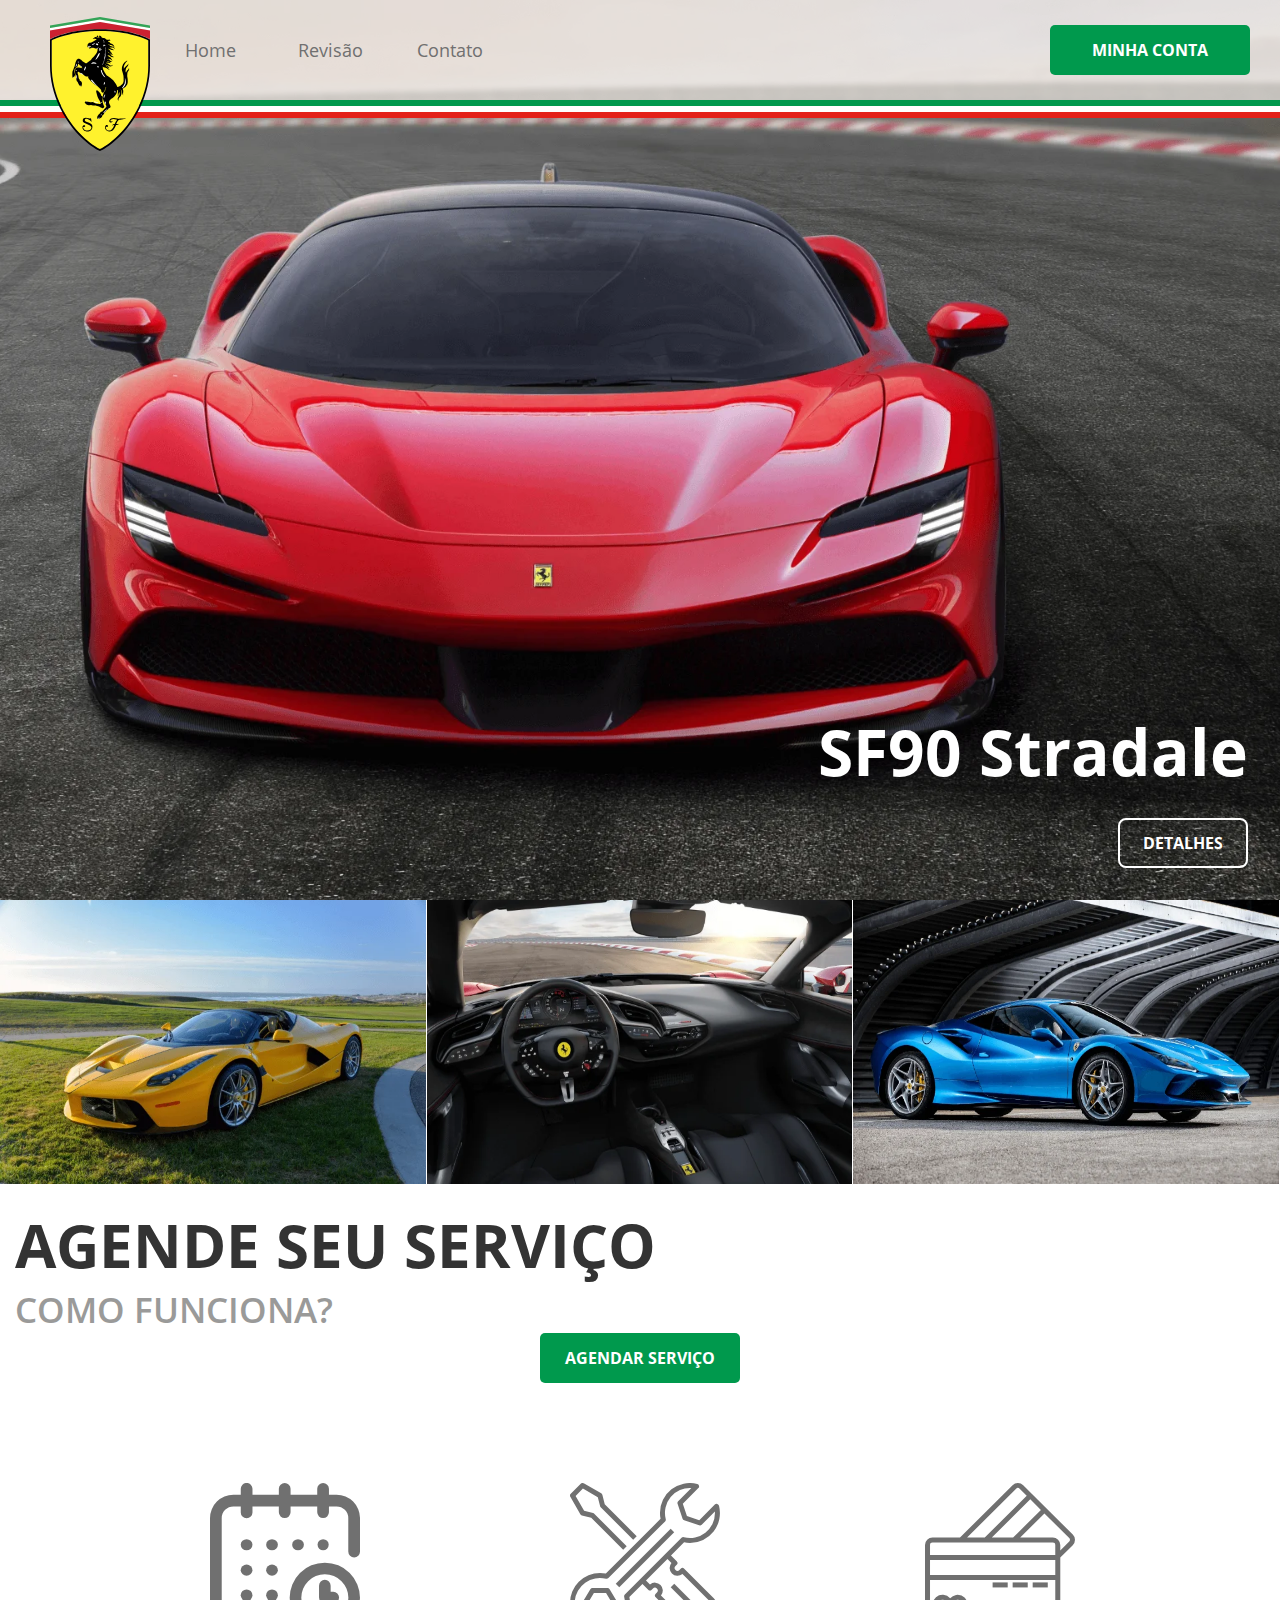
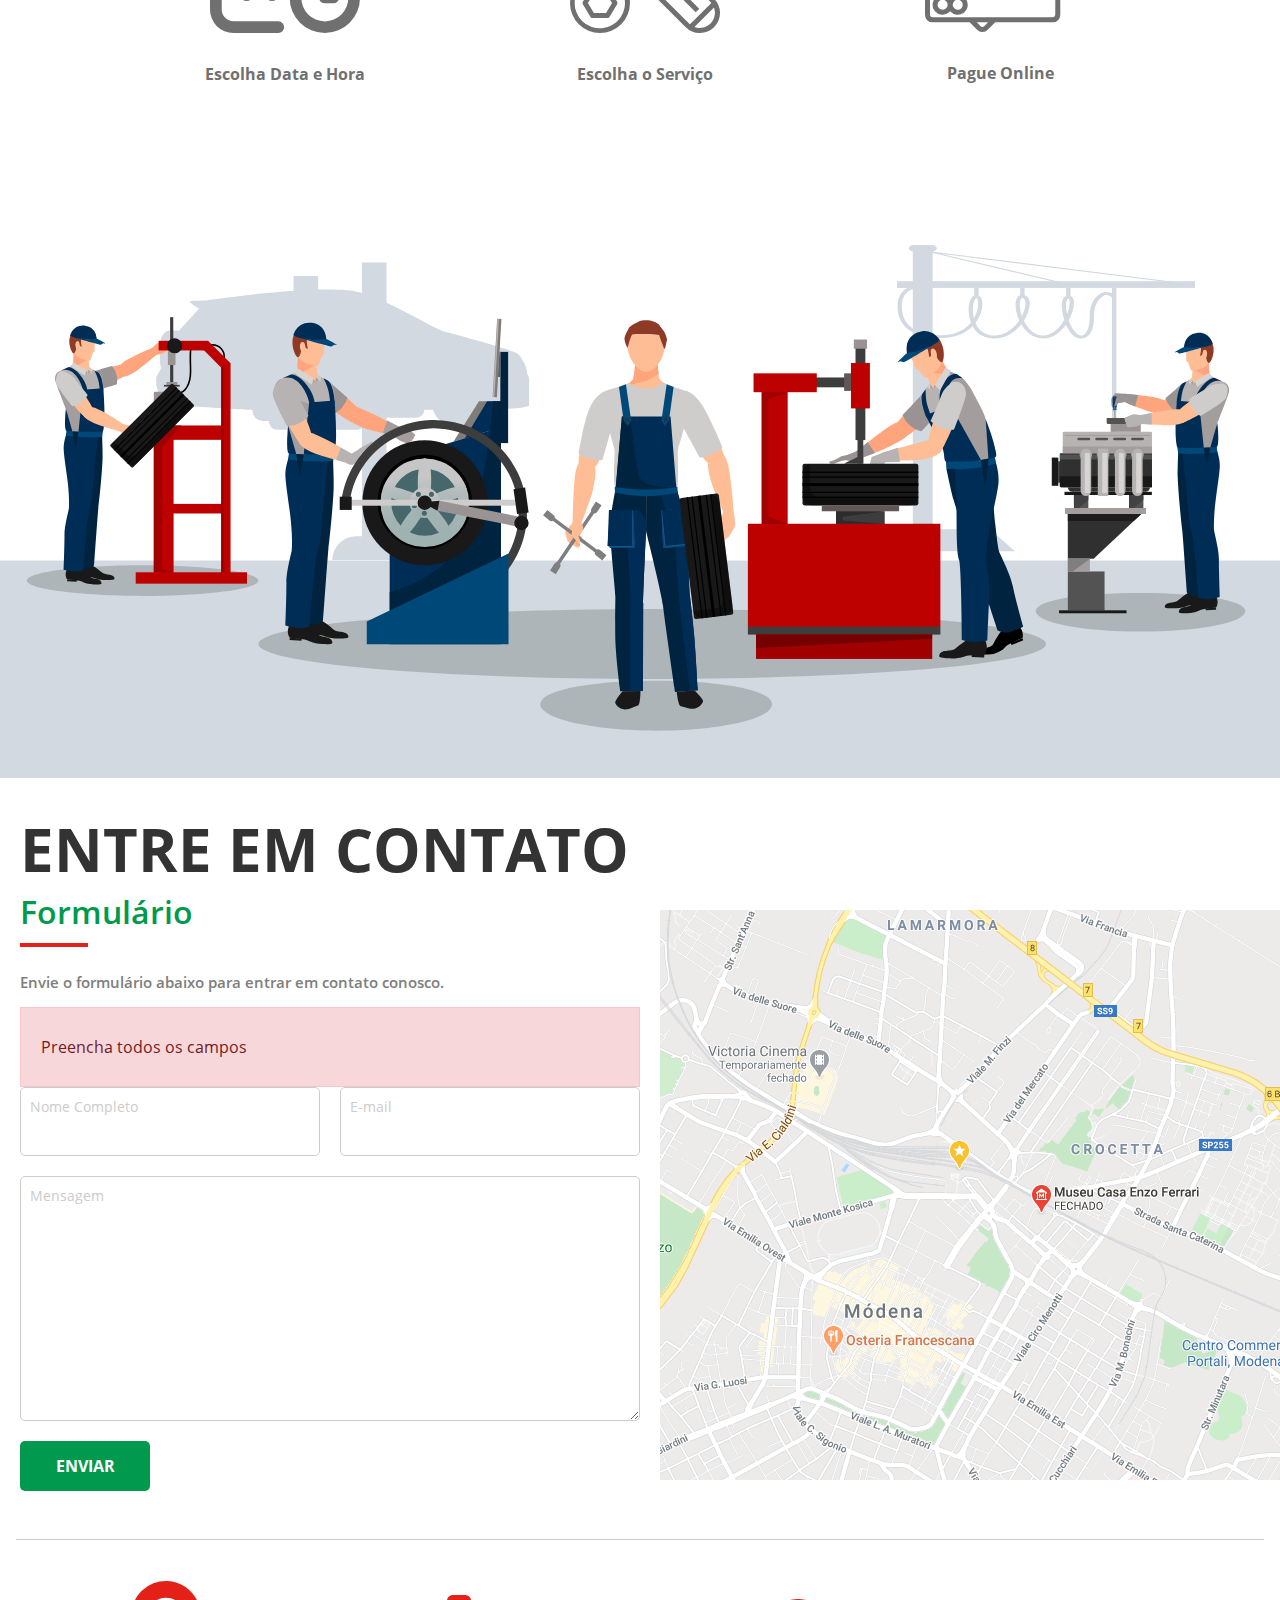
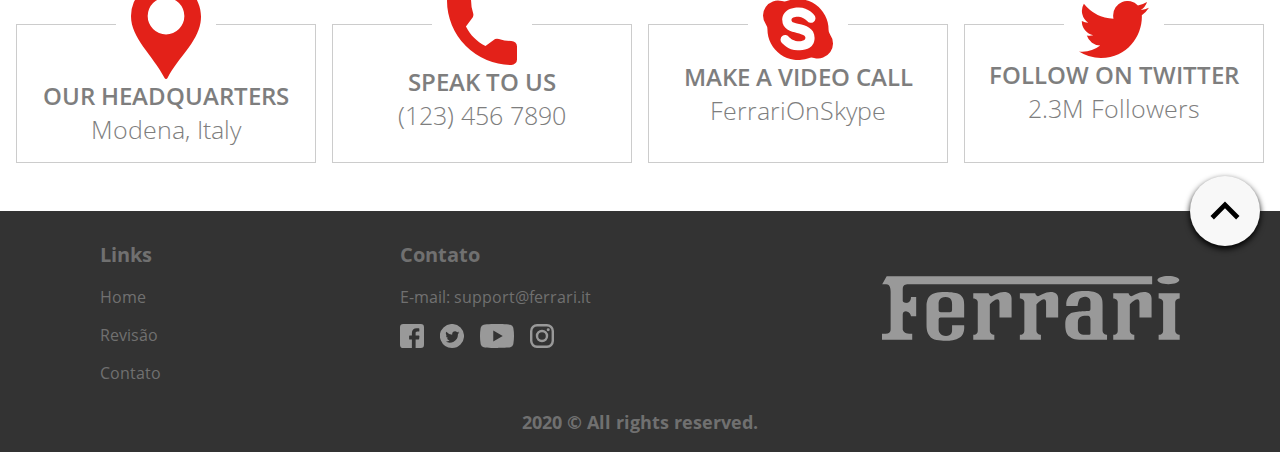
<file: index.html>
<!DOCTYPE html>
<html lang="pt-br">
<head>
    <meta charset="UTF-8"/>
    <meta name="viewport" content="width=device-width, initial-scale=1.0"/>
    <title>Ferrari - Viva o mundo !</title>
    <link rel="apple-touch-icon" sizes="57x57" href="assets/images/apple-icon-57x57.png"/>
    <link rel="apple-touch-icon" sizes="60x60" href="assets/images/apple-icon-60x60.png"/>
    <link rel="apple-touch-icon" sizes="72x72" href="assets/images/apple-icon-72x72.png"/>
    <link rel="apple-touch-icon" sizes="76x76" href="assets/images/apple-icon-76x76.png"/>
    <link rel="apple-touch-icon" sizes="114x114" href="assets/images/apple-icon-114x114.png"/>
    <link rel="apple-touch-icon" sizes="120x120" href="assets/images/apple-icon-120x120.png"/>
    <link rel="apple-touch-icon" sizes="144x144" href="assets/images/apple-icon-144x144.png"/>
    <link rel="apple-touch-icon" sizes="152x152" href="assets/images/apple-icon-152x152.png"/>
    <link rel="apple-touch-icon" sizes="180x180" href="assets/images/apple-icon-180x180.png"/>
    <link rel="icon" type="image/png" sizes="192x192"  href="assets/images/android-icon-192x192.png"/>
    <link rel="icon" type="image/png" sizes="32x32" href="assets/images/favicon-32x32.png"/>
    <link rel="icon" type="image/png" sizes="96x96" href="assets/images/favicon-96x96.png"/>
    <link rel="icon" type="image/png" sizes="16x16" href="assets/images/favicon-16x16.png"/>
    <link rel="manifest" href="manifest.json"/>
    <meta name="msapplication-TileColor" content="#E1DEDD"/>
    <meta name="msapplication-TileImage" content="assets/images/ms-icon-144x144.png"/>
    <meta name="theme-color" content="#E1DEDD"/>
    <meta name="description" content="Conheça a Ferrari Auto Center" />
    <link rel="stylesheet" href="assets/css/main.css" type="text/css" />
</head>
<body>
    
    <header id="header">

        <div class="overlay"></div>
        <a href="index.html#home"><img src="assets/images/ferrari-logo.svg" class="logo" alt="Logo Ferrari" /></a>
        <button type="button" id="btn-open">
            <svg id="menu-black-18dp" xmlns="http://www.w3.org/2000/svg" width="32" height="32" viewBox="0 0 32 32">
                <path id="Caminho_215" data-name="Caminho 215" d="M0,0H32V32H0Z" fill="none"/>
                <path id="Caminho_216" data-name="Caminho 216" d="M3,18H29V16H3Zm0-5H29V11H3ZM3,6V8H29V6Z" transform="translate(0 4)"/>
            </svg>
        </button>
        <div class="menu">
            <nav>
                <button type="button" id="btn-close">
                    <svg xmlns="http://www.w3.org/2000/svg" width="24" height="24" viewBox="0 0 24 24"><path d="M0,0H24V24H0Z" fill="none"/><path d="M19,6.41,17.59,5,12,10.59,6.41,5,5,6.41,10.59,12,5,17.59,6.41,19,12,13.41,17.59,19,19,17.59,13.41,12Z"/></svg>
                </button>
                <ul>
                    <li><a href="index.html#home">Home</a></li>
                    <li><a href="index.html#service">Revisão</a></li>
                    <li><a href="index.html#contact">Contato</a></li>
                    <li class="divider"><hr /></li>
                    <li class="hide-guest"><a href="schedules.html">Agendamentos</a></li>
                    <li class="hide-guest"><a href="profile.html">Editar Dados</a></li>
                    <li class="hide-guest"><a href="change-photo.html">Mudar Foto</a></li>
                    <li class="hide-guest"><a href="change-password.html">Alterar Senha</a></li>
                </ul>
            </nav>
            <div class="footer">
                <hr />
                <div>
                    <picture>
                        <a href="profile.html"><img src="assets/images/user.png" alt="João Rangel" /></a>
                    </picture>
                    <div>
                        <a href="profile.html">
                            <strong>João Rangel</strong>
                            <small>joaohcrangel@gmail.com</small>
                        </a>
                    </div>
                    <button type="button">
                        <svg xmlns="http://www.w3.org/2000/svg" width="24" height="24" viewBox="0 0 24 24"><path d="M0,0H24V24H0Z" fill="none"/><path d="M10.09,15.59,11.5,17l5-5-5-5L10.09,8.41,12.67,11H3v2h9.67ZM19,3H5A2,2,0,0,0,3,5V9H5V5H19V19H5V15H3v4a2,2,0,0,0,2,2H19a2.006,2.006,0,0,0,2-2V5A2.006,2.006,0,0,0,19,3Z" fill="#333"/></svg>
                    </button>
                </div>
                <a href="auth.html" class="btn-register">Minha Conta</a>
            </div>
        </div>
        <hr class="italy" />
    </header>

   <section id="home">

        <header>
            <h1>SF90 Stradale</h1>
            <a href="#home">Detalhes</a>
        </header>

        <section class="gallery">

            <figure>
                <picture>
                    <source srcset="assets/images/ferrari-amarela.webp" type="image/webp">
                    <source srcset="assets/images/ferrari-amarela.jpg" type="image/jpeg">
                    <img src="assets/images/ferrari-amarela.png" alt="Ferrari Amarela">
                </picture>
                <figcaption>
                    <h2>Esportivas</h2>
                    <p>Ferrari F1000</p>
                </figcaption>
            </figure>

            <figure>
                <picture>
                    <source srcset="assets/images/ferrari-interior.webp" type="image/webp">
                    <source srcset="assets/images/ferrari-interior.jpg" type="image/jpeg">
                    <img src="assets/images/ferrari-interior.png" alt="Ferrari Amarela">
                </picture>
                <figcaption>
                    <h2>Esportivas</h2>
                    <p>Ferrari F1000</p>
                </figcaption>
            </figure>

            <figure>
                <picture>
                    <source srcset="assets/images/ferrari-azul.webp" type="image/webp">
                    <source srcset="assets/images/ferrari-azul.jpg" type="image/jpeg">
                    <img src="assets/images/ferrari-azul.png" alt="Ferrari Amarela">
                </picture>
                <figcaption>
                    <h2>Esportivas</h2>
                    <p>Ferrari F1000</p>
                </figcaption>
            </figure>

        </section>
   </section>
   <section id="service">
        <h2>Agende seu Serviço <small>Como Funciona?</small></h2>

        <div>
            <div class="icons">
                <figure>
                    <img src="assets/images/calendar.svg" alt="Escolha Data e Hora">
                    <figcaption>Escolha Data e Hora</figcaption>
                </figure>

                <figure>
                    <img src="assets/images/tools.svg" alt="Escolha o Serviço">
                    <figcaption>Escolha o Serviço</figcaption>
                </figure>

                <figure>
                    <img src="assets/images/payments.svg" alt="Pague Online">
                    <figcaption>Pague Online</figcaption>
                </figure>
            </div>
            <a href="schedules-new.html" class="btn">Agendar Serviço</a>
        </div>

        <img src="assets/images/services.svg" alt="Serviços" />

   </section>
   <section id="contact">

        <h2>Entre em Contato</h2>
        <section>
            <form>
                <header class="page-title">
                    <h1>Formulário</h1>
                    <hr />
                </header>

                <p>
                    Envie o formulário abaixo para entrar em contato conosco.
                </p>

                <div class="toast danger">
                    Preencha todos os campos
                </div>

                <div class="fields">
                    <div class="field">
                        <input type="text" name="name" id="name" />
                        <label for="name">Nome Completo</label>
                    </div>
                    <div class="field">
                        <input type="email" required name="email" id="email" />
                        <label for="email">E-mail</label>
                    </div>
                </div>
                <div class="field">
                    <textarea name="message" id="message"></textarea>
                    <label for="message">Mensagem</label>
                </div>
                <div class="actions">
                    <button type="submit">Enviar</button>
                </div>
            </form>
            <div id="map"></div>
        </section>
        <hr class="divider" />

        <ul class="contacts">
            <li>
                <img src="assets/images/icon-google-place.svg" alt="Icon" />
                <p class="title">OUR HEADQUARTERS</p>
                <p>Modena, Italy</p>
            </li>
            <li>
                <img src="assets/images/icon-phone.svg" alt="Icon" />
                <p class="title">SPEAK TO US</p>
                <p>(123) 456 7890</p>
            </li>
            <li>
                <img src="assets/images/icon-skype.svg" alt="Icon">
                <p class="title">MAKE A VIDEO CALL</p>
                <p>FerrariOnSkype</p>
            </li>
            <li>
                <img src="assets/images/icon-twitter.svg" alt="Icon">
                <p class="title">FOLLOW ON TWITTER</p>
                <p>2.3M Followers</p>
            </li>
        </ul>
   </section>

    <footer id="footer">

        <button type="button">
            <svg xmlns="http://www.w3.org/2000/svg" width="64.317" height="64.317" viewBox="0 0 64.317 64.317"><path d="M0,0H64.317V64.317H0Z" fill="none"/><path d="M9.779,27.858l12.3-12.274,12.3,12.274,3.779-3.779L22.079,8,6,24.079Z" transform="translate(10.079 13.439)"/></svg>
        </button>
        <div class="columns">
            <div>
                <ul class="links">
                    <li class="title">Links</li>
                    <li><a href="#">Home</a></li>
                    <li><a href="#">Revisão</a></li>
                    <li><a href="#">Contato</a></li>
                </ul>
                <ul>
                    <li class="title">Contato</li>
                    <li>E-mail:&nbsp;<a href="mailto:support@ferrari.it">support@ferrari.it</a></li>
                    <li class="social">
                        <a href="#"><img src="assets/images/facebook.svg" alt="Facebook" /></a>
                        <a href="#"><img src="assets/images/twitter.svg" alt="Twitter" /></a>
                        <a href="#"><img src="assets/images/youtube.svg" alt="Youtube" /></a>
                        <a href="#"><img src="assets/images/instagram.svg" alt="Instagram" /></a>
                    </li>
                </ul>
            </div>
            <a href="#" class="logo">
                <svg xmlns="http://www.w3.org/2000/svg" width="297.709" height="64.725" viewBox="0 0 297.709 64.725"><defs><style>.a{opacity:0.5;}.b{fill:#fff;fill-rule:evenodd;}</style></defs><g class="a" transform="translate(-2.792 -76.071)"><path class="b" d="M2.792,139.8V133.59H6.244c1.725,0,5.178-.345,5.178-4.487V91.825c0-2.244-.173-7.594-4.487-7.594H2.965l4.487-7.939h265.5v7.939H28.681c-2.244,0-5.178.517-5.178,5v11.736c.519,1.38,2.589,1.9,3.625,1.9S31.787,102.7,31.787,97h5.178v19.158H31.787c0-1.727-1.906-4.618-4.486-4.833-2.072-.172-3.8.517-3.8,3.28v14.5c0,1.555,1.9,4.487,6.386,4.487H33V139.8H2.792Z" transform="translate(0 0.131)"/><path class="b" d="M139.469,93.335c0,1.381,1.725,2.761,2.759,3.106,1.209-.862,7.6-4.486,12.6-4.486s7.592,2.587,7.592,6.558V117.5H150.339V102.829c0-1.9-.516-3.28-2.244-3.452s-6.212,3.452-7.419,5.178v26.232c0,2.417,2.416,4.142,4.487,4.142v5.006H124.109v-5.178c2.07,0,4.314-.691,4.487-3.8v-29.17c0-.862-1.381-3.28-4.487-3.28V93.335Zm144.487,0H262.9v5.178c3.1,0,4.484,2.416,4.484,3.28v29.167c-.17,3.106-2.416,3.8-4.484,3.8v5.178h21.053v-5.006c-2.07,0-4.487-1.725-4.487-4.142v-28.65c0-2.07,2.244-3.623,4.487-3.623Zm-191.085,0c0,1.381,1.725,2.761,2.761,3.106,1.208-.862,7.594-4.486,12.6-4.486s7.594,2.587,7.594,6.558V117.5H103.744V102.829c0-1.9-.519-3.28-2.244-3.452s-6.214,3.452-7.422,5.178v26.232c0,2.417,2.417,4.142,4.487,4.142v5.006H77.512v-5.178c2.07,0,4.314-.691,4.487-3.8v-29.17c0-.862-1.381-3.28-4.487-3.28V93.335Zm140,0c0,1.381,1.728,2.761,2.762,3.106,1.209-.862,7.592-4.486,12.6-4.486s7.592,2.587,7.592,6.558V117.5H243.743V102.829c0-1.9-.519-3.28-2.244-3.452s-6.212,3.452-7.422,5.178v26.232c0,2.417,2.416,4.142,4.487,4.142v5.006H217.509v-5.178c2.073,0,4.317-.691,4.487-3.8v-29.17c0-.862-1.38-3.28-4.487-3.28V93.335ZM68.4,125.436H56.317V130.1c0,1.9-.345,5.869-6.041,5.869s-7.42-3.8-7.42-6.559v-9.837a2.06,2.06,0,0,1,1.9-2.072H68.4V104.9c0-5.7-1.208-7.422-3.625-9.837S53.9,91.955,50.1,91.955c-9.664,0-12.772,1.38-15.533,3.623s-3.8,6.9-3.8,10.355v19.5c0,5.176,1.036,8.8,4.314,12.081s13.289,3.28,15.361,3.28,8.973.172,13.979-3.451S68.4,125.436,68.4,125.436Zm-25.542-21.4c0-2.761.862-6.9,6.9-6.9s6.558,4.487,6.558,6.9v6.212a2.1,2.1,0,0,1-2.07,2.07h-9.32a2.072,2.072,0,0,1-2.07-1.9v-6.386Zm163.955,26.75V104.9c0-3.97-.173-8.111-4.317-11.045s-10.872-2.761-13.461-2.761-11.217,0-15.189,4.487-3.28,8.8-3.28,10.526h11.306s.773-5.867,2.328-7.42,5.7-3.28,8.889-.519a4.772,4.772,0,0,1,1.637,3.8v7.42a1.835,1.835,0,0,1-1.552,1.727s-15.708.345-18.467,2.417-5.178,3.451-5.178,11.045,1.9,10.526,4.144,12.081,3.28,3.28,13.461,3.28H211.3v-5.006c-2.069,0-4.484-1.725-4.484-4.142Zm-12.083,2.934a1.391,1.391,0,0,1-1.206,1.034h-5.955c-4.23,0-5.436-3.623-5.436-5.869v-6.645c0-6.47,6.73-6.3,9.4-6.3s3.192,2.242,3.192,3.709V133.72Zm77.908-49.445c6.042,0,10.937-1.836,10.937-4.1s-4.895-4.1-10.937-4.1-10.94,1.836-10.94,4.1S266.6,84.276,272.637,84.276Z" transform="translate(16.545 0)"/></g></svg>
            </a>
        </div>
        <p>2020 © All rights reserved.</p>

    </footer>

</body>
</html>
</file>
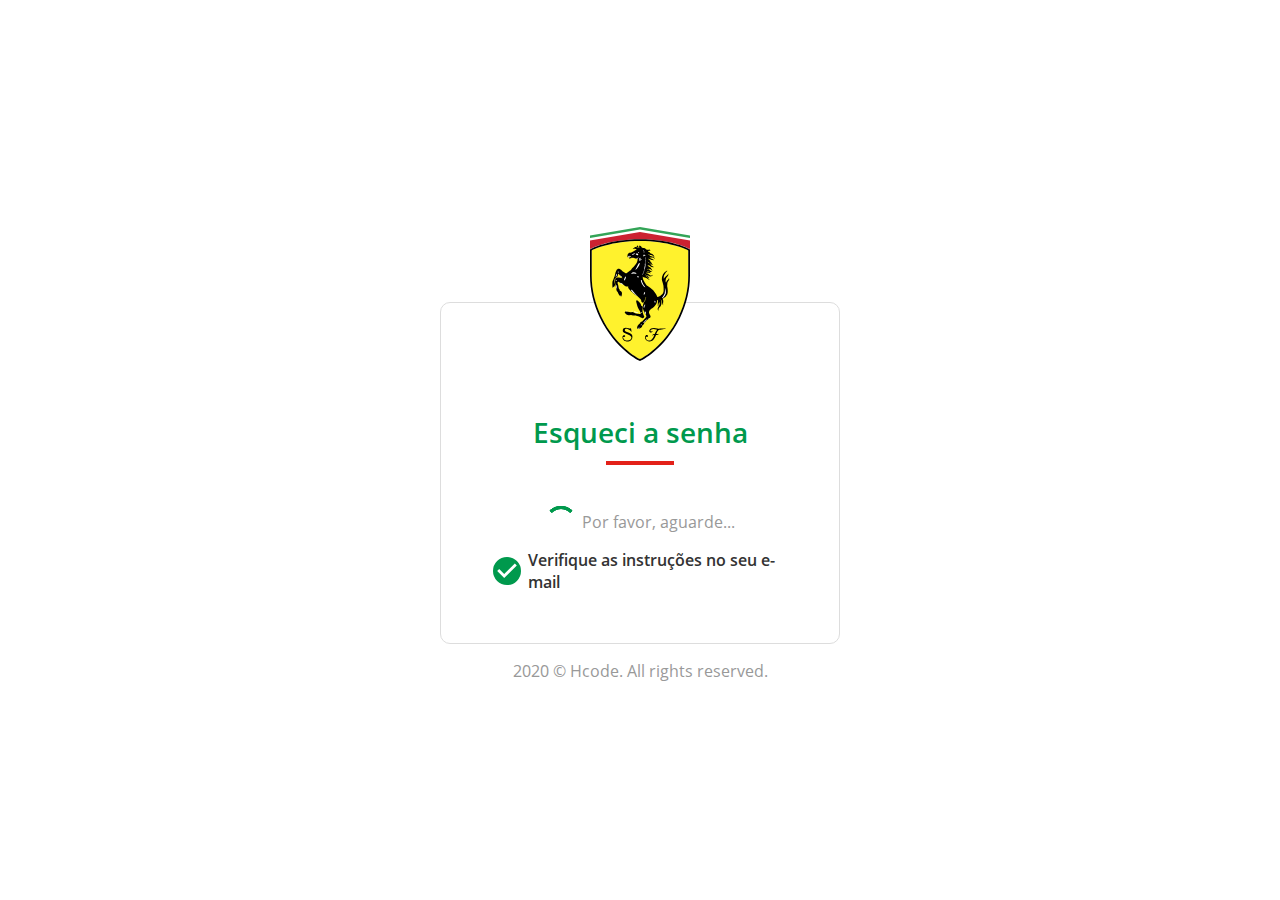
<file: auth.html>
<!DOCTYPE html>
<html lang="pt-br">
<head>
    <meta charset="UTF-8"/>
    <meta name="viewport" content="width=device-width, initial-scale=1.0"/>
    <title>Ferrari - Hcode Lab</title>
    <link rel="apple-touch-icon" sizes="57x57" href="assets/images/apple-icon-57x57.png"/>
    <link rel="apple-touch-icon" sizes="60x60" href="assets/images/apple-icon-60x60.png"/>
    <link rel="apple-touch-icon" sizes="72x72" href="assets/images/apple-icon-72x72.png"/>
    <link rel="apple-touch-icon" sizes="76x76" href="assets/images/apple-icon-76x76.png"/>
    <link rel="apple-touch-icon" sizes="114x114" href="assets/images/apple-icon-114x114.png"/>
    <link rel="apple-touch-icon" sizes="120x120" href="assets/images/apple-icon-120x120.png"/>
    <link rel="apple-touch-icon" sizes="144x144" href="assets/images/apple-icon-144x144.png"/>
    <link rel="apple-touch-icon" sizes="152x152" href="assets/images/apple-icon-152x152.png"/>
    <link rel="apple-touch-icon" sizes="180x180" href="assets/images/apple-icon-180x180.png"/>
    <link rel="icon" type="image/png" sizes="192x192"  href="assets/images/android-icon-192x192.png"/>
    <link rel="icon" type="image/png" sizes="32x32" href="assets/images/favicon-32x32.png"/>
    <link rel="icon" type="image/png" sizes="96x96" href="assets/images/favicon-96x96.png"/>
    <link rel="icon" type="image/png" sizes="16x16" href="assets/images/favicon-16x16.png"/>
    <link rel="manifest" href="manifest.json"/>
    <meta name="msapplication-TileColor" content="#E1DEDD"/>
    <meta name="msapplication-TileImage" content="assets/images/ms-icon-144x144.png"/>
    <meta name="theme-color" content="#E1DEDD"/>
    <meta name="description" content="Conheça a Ferrari Auto Center" />
    <link rel="stylesheet" href="assets/css/main.css" type="text/css" />
</head>
<body>
   <main id="auth">

        <section>
            <a href="index.html"><img src="assets/images/ferrari-logo.svg" alt="Ferrari Logo" /></a>

            <form class="hide">
                <h1>Autenticação</h1>
                <hr />

                <div class="field">
                    <input type="email" name="email" id="email" />
                    <label for="email">E-mail</label>
                </div>

                <div class="actions">
                    <a href="auth.html#register" class="link">Criar uma Conta</a>
                    <button type="submit">Próxima</button>
                </div>

            </form>

            <form class="hide">
                <h1>Fazer login</h1>
                <hr />

                <div class="field">
                    <input type="email" name="email" id="email-login" readonly value="joao@hcode.com.br"/>
                    <label for="email-login">E-mail</label>
                </div>

                <div class="field">
                    <input type="password" name="password" id="password" />
                    <label for="password">Digite sua Senha</label>
                </div>

                <div class="actions">
                    <div>
                        <a href="auth.html#forget" class="link">Esqueceu sua senha?</a>
                        <a href="auth.html" class="link">Este não é o seu e-mail?</a>
                    </div>

                    <button type="submit">Login</button>
                </div>

            </form>

            <form class="hide" >
                <h1>Criar conta</h1>
                <hr />

                <div class="field">
                    <input type="email" name="email" id="email-register" value="joao@hcode.com.br"/>
                    <label for="email-register">E-mail</label>
                </div>

                <div class="field">
                    <input type="text" name="name" id="name" />
                    <label for="name">Nome Completo</label>
                </div>
                
                <div class="field">
                    <input type="date" name="birth_at" id="birth_at" />
                    <label for="birth_at">Data de Nascimento</label>
                </div>

                <div class="field">
                    <input type="password" name="password" id="password_new" />
                    <label for="password_new">Crie uma Senha</label>
                </div>

                <div class="field">
                    <input type="password" name="password" id="password_confirm" />
                    <label for="password_confirm">Confirme a Senha</label>
                </div>

                <div class="actions">
                    
                    <a href="auth.html#login" class="link">Já tem uma conta?</a>
                    
                    <button type="submit">Cadastrar</button>
                </div>

            </form>

            <form class="" >
                <h1>Esqueci a senha</h1>
                <hr />

                <div class="loading-wrap">
                    <div class="loading">
                        <div></div>
                        <div></div>
                        <div></div>
                        <div></div>
                    </div>
                    <p>Por favor, aguarde...</p>
                </div>

                <div class="message">
                    <img src="assets/images/check-circle.svg" alt="Ok" />
                    <span>Verifique as instruções no seu e-mail</span>
                </div>
            

            </form>

            <form class="forget hide">
                <h1>Redefinir senha</h1>
                <hr />

                <div class="field">
                    <input type="password" name="password" id="password_reset" />
                    <label for="password_reset">Digite sua Senha</label>
                </div>

                <div class="actions">
                    <button type="submit">Redefinir</button>
                </div>

            </form>


            <p>2020 © Hcode. All rights reserved.</p>
        </section>    
    
   </main>  

</body>
</html>
</file>
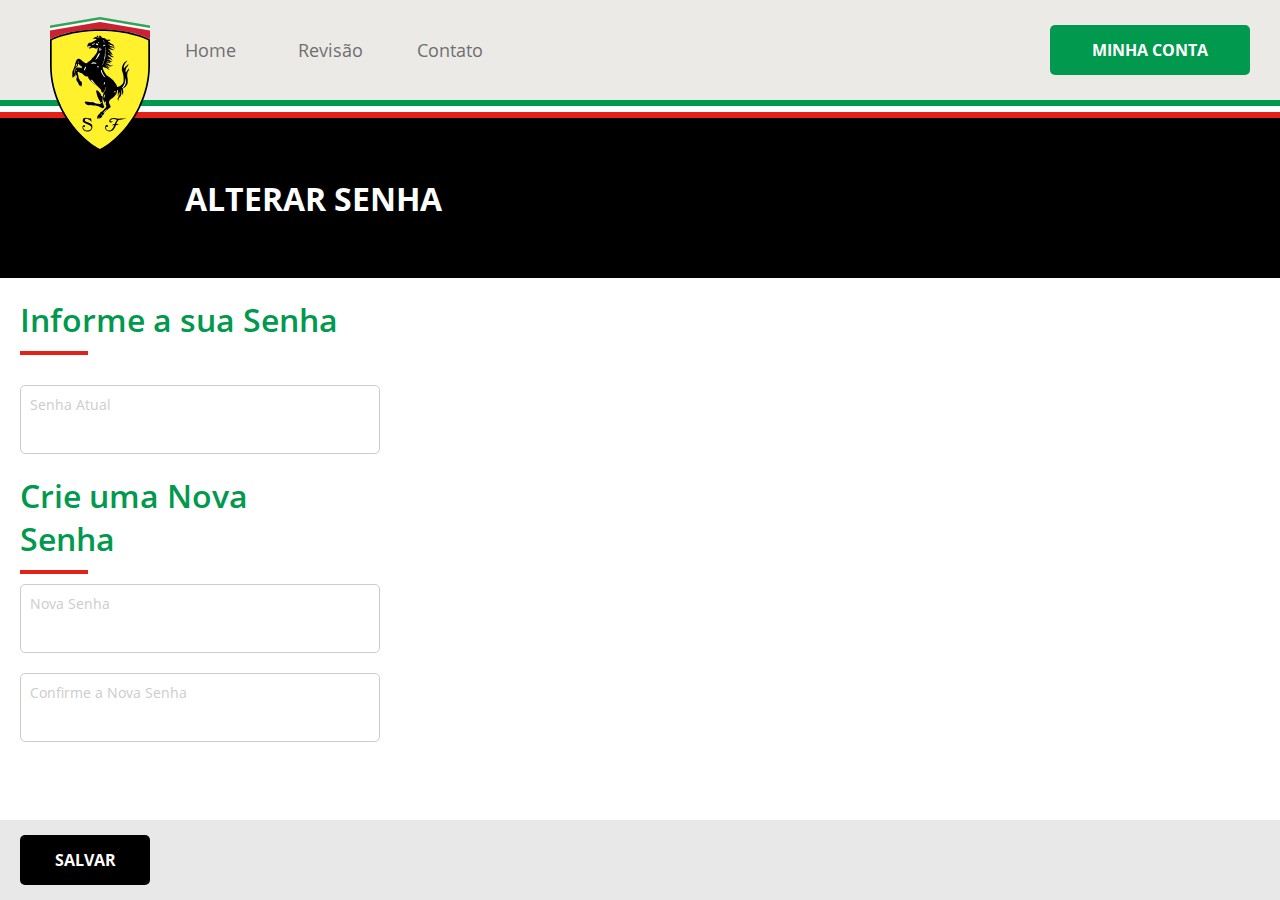
<file: change-password.html>
<!DOCTYPE html>
<html lang="pt-br">
<head>
    <meta charset="UTF-8"/>
    <meta name="viewport" content="width=device-width, initial-scale=1.0"/>
    <title>Ferrari - Hcode Lab</title>
    <link rel="apple-touch-icon" sizes="57x57" href="assets/images/apple-icon-57x57.png"/>
    <link rel="apple-touch-icon" sizes="60x60" href="assets/images/apple-icon-60x60.png"/>
    <link rel="apple-touch-icon" sizes="72x72" href="assets/images/apple-icon-72x72.png"/>
    <link rel="apple-touch-icon" sizes="76x76" href="assets/images/apple-icon-76x76.png"/>
    <link rel="apple-touch-icon" sizes="114x114" href="assets/images/apple-icon-114x114.png"/>
    <link rel="apple-touch-icon" sizes="120x120" href="assets/images/apple-icon-120x120.png"/>
    <link rel="apple-touch-icon" sizes="144x144" href="assets/images/apple-icon-144x144.png"/>
    <link rel="apple-touch-icon" sizes="152x152" href="assets/images/apple-icon-152x152.png"/>
    <link rel="apple-touch-icon" sizes="180x180" href="assets/images/apple-icon-180x180.png"/>
    <link rel="icon" type="image/png" sizes="192x192"  href="assets/images/android-icon-192x192.png"/>
    <link rel="icon" type="image/png" sizes="32x32" href="assets/images/favicon-32x32.png"/>
    <link rel="icon" type="image/png" sizes="96x96" href="assets/images/favicon-96x96.png"/>
    <link rel="icon" type="image/png" sizes="16x16" href="assets/images/favicon-16x16.png"/>
    <link rel="manifest" href="manifest.json"/>
    <meta name="msapplication-TileColor" content="#E1DEDD"/>
    <meta name="msapplication-TileImage" content="assets/images/ms-icon-144x144.png"/>
    <meta name="theme-color" content="#E1DEDD"/>
    <meta name="description" content="Conheça a Ferrari Auto Center" />
    <link rel="stylesheet" href="assets/css/main.css" type="text/css" />
</head>
<body>
    
    <header id="header">

        <div class="overlay"></div>
        <a href="index.html#home"><img src="assets/images/ferrari-logo.svg" class="logo" alt="Logo Ferrari" /></a>
        <button type="button" id="btn-open">
            <svg id="menu-black-18dp" xmlns="http://www.w3.org/2000/svg" width="32" height="32" viewBox="0 0 32 32">
                <path id="Caminho_215" data-name="Caminho 215" d="M0,0H32V32H0Z" fill="none"/>
                <path id="Caminho_216" data-name="Caminho 216" d="M3,18H29V16H3Zm0-5H29V11H3ZM3,6V8H29V6Z" transform="translate(0 4)"/>
            </svg>
        </button>
        <div class="menu">
            <nav>
                <button type="button" id="btn-close">
                    <svg xmlns="http://www.w3.org/2000/svg" width="24" height="24" viewBox="0 0 24 24"><path d="M0,0H24V24H0Z" fill="none"/><path d="M19,6.41,17.59,5,12,10.59,6.41,5,5,6.41,10.59,12,5,17.59,6.41,19,12,13.41,17.59,19,19,17.59,13.41,12Z"/></svg>
                </button>
                <ul>
                    <li><a href="index.html#home">Home</a></li>
                    <li><a href="index.html#service">Revisão</a></li>
                    <li><a href="index.html#contact">Contato</a></li>
                    <li class="divider"><hr /></li>
                    <li class="hide-guest"><a href="schedules.html">Agendamentos</a></li>
                    <li class="hide-guest"><a href="profile.html">Editar Dados</a></li>
                    <li class="hide-guest"><a href="change-photo.html">Mudar Foto</a></li>
                    <li class="hide-guest"><a href="change-password.html">Alterar Senha</a></li>
                </ul>
            </nav>
            <div class="footer">
                <hr />
                <div>
                    <picture>
                        <a href="profile.html"><img src="assets/images/user.png" alt="João Rangel" /></a>
                    </picture>
                    <div>
                        <a href="profile.html">
                            <strong>João Rangel</strong>
                            <small>joaohcrangel@gmail.com</small>
                        </a>
                    </div>
                    <button type="button">
                        <svg xmlns="http://www.w3.org/2000/svg" width="24" height="24" viewBox="0 0 24 24"><path d="M0,0H24V24H0Z" fill="none"/><path d="M10.09,15.59,11.5,17l5-5-5-5L10.09,8.41,12.67,11H3v2h9.67ZM19,3H5A2,2,0,0,0,3,5V9H5V5H19V19H5V15H3v4a2,2,0,0,0,2,2H19a2.006,2.006,0,0,0,2-2V5A2.006,2.006,0,0,0,19,3Z" fill="#333"/></svg>
                    </button>
                </div>
                <a href="auth.html" class="btn-register">Minha Conta</a>
            </div>
        </div>
        <hr class="italy" />
    </header>

    <section class="page" id="change-password">
        
        <header>
            <h1>Alterar Senha</h1>
        </header>
        <main>
            <header class="page-title">
                <h2>Informe a sua Senha</h2>
                <hr />
            </header>
            <form>
                <div class="field">
                    <input type="password" name="password" id="password"/>
                    <label for="password">Senha Atual</label>
                </div>
                <header class="page-title">
                    <h2>Crie uma Nova Senha</h2>
                    <hr />
                </header>
                <div class="field">
                    <input type="password" name="password_new" id="password_new"/>
                    <label for="password_new">Nova Senha</label>
                </div>
                <div class="field">
                    <input type="password" name="password_confirm" id="password_confirm"/>
                    <label for="password_confirm">Confirme a Nova Senha</label>
                </div>       
                <footer class="fixed">
                    <button type="submit">Salvar</button>
                </footer>
            </form>
        </main>        
    </section>

</body>
</html>
</file>
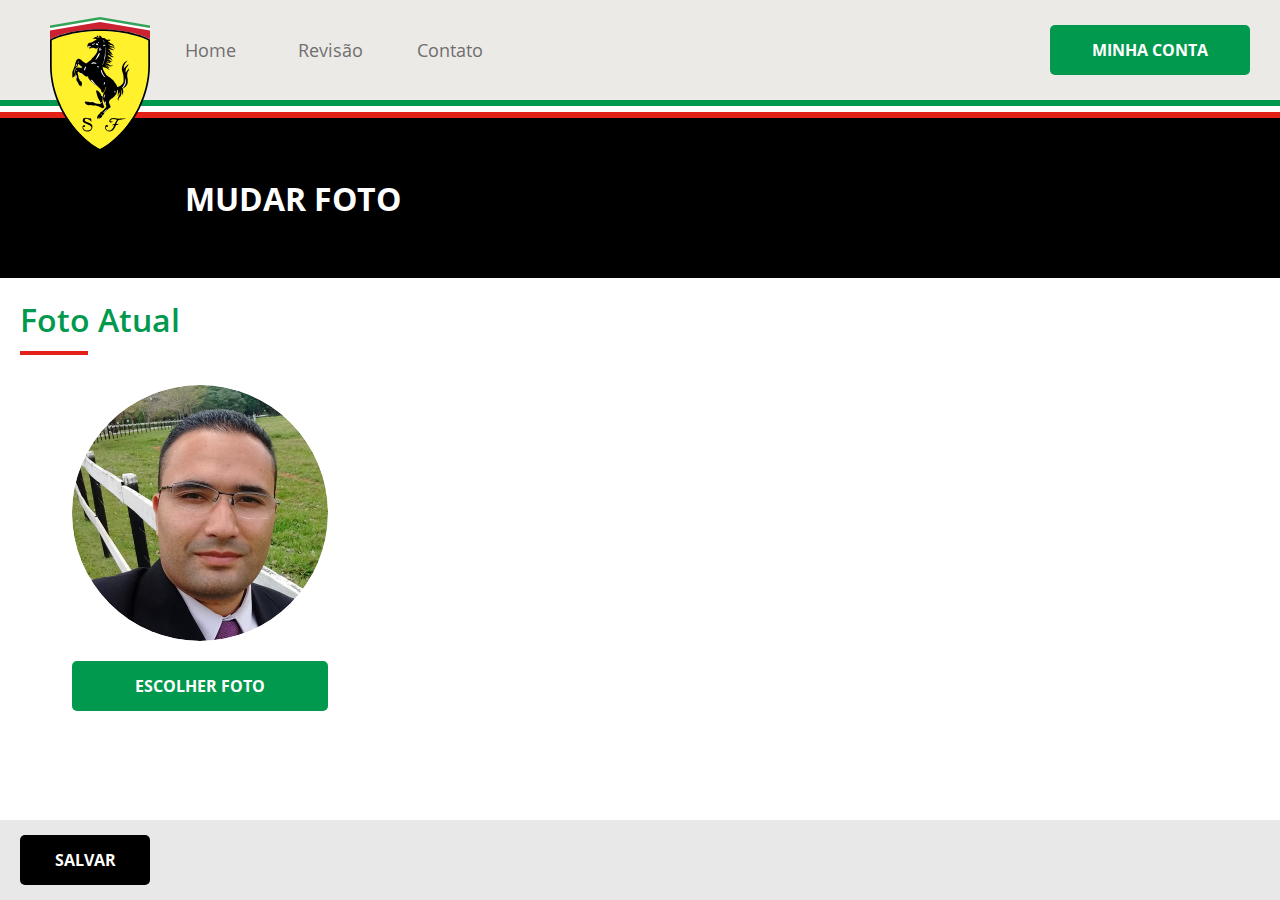
<file: change-photo.html>
<!DOCTYPE html>
<html lang="pt-br">
<head>
    <meta charset="UTF-8"/>
    <meta name="viewport" content="width=device-width, initial-scale=1.0"/>
    <title>Ferrari - Hcode Lab</title>
    <link rel="apple-touch-icon" sizes="57x57" href="assets/images/apple-icon-57x57.png"/>
    <link rel="apple-touch-icon" sizes="60x60" href="assets/images/apple-icon-60x60.png"/>
    <link rel="apple-touch-icon" sizes="72x72" href="assets/images/apple-icon-72x72.png"/>
    <link rel="apple-touch-icon" sizes="76x76" href="assets/images/apple-icon-76x76.png"/>
    <link rel="apple-touch-icon" sizes="114x114" href="assets/images/apple-icon-114x114.png"/>
    <link rel="apple-touch-icon" sizes="120x120" href="assets/images/apple-icon-120x120.png"/>
    <link rel="apple-touch-icon" sizes="144x144" href="assets/images/apple-icon-144x144.png"/>
    <link rel="apple-touch-icon" sizes="152x152" href="assets/images/apple-icon-152x152.png"/>
    <link rel="apple-touch-icon" sizes="180x180" href="assets/images/apple-icon-180x180.png"/>
    <link rel="icon" type="image/png" sizes="192x192"  href="assets/images/android-icon-192x192.png"/>
    <link rel="icon" type="image/png" sizes="32x32" href="assets/images/favicon-32x32.png"/>
    <link rel="icon" type="image/png" sizes="96x96" href="assets/images/favicon-96x96.png"/>
    <link rel="icon" type="image/png" sizes="16x16" href="assets/images/favicon-16x16.png"/>
    <link rel="manifest" href="manifest.json"/>
    <meta name="msapplication-TileColor" content="#E1DEDD"/>
    <meta name="msapplication-TileImage" content="assets/images/ms-icon-144x144.png"/>
    <meta name="theme-color" content="#E1DEDD"/>
    <meta name="description" content="Conheça a Ferrari Auto Center" />
    <link rel="stylesheet" href="assets/css/main.css" type="text/css" />
</head>
<body>
    
    <header id="header">

        <div class="overlay"></div>
        <a href="index.html#home"><img src="assets/images/ferrari-logo.svg" class="logo" alt="Logo Ferrari" /></a>
        <button type="button" id="btn-open">
            <svg id="menu-black-18dp" xmlns="http://www.w3.org/2000/svg" width="32" height="32" viewBox="0 0 32 32">
                <path id="Caminho_215" data-name="Caminho 215" d="M0,0H32V32H0Z" fill="none"/>
                <path id="Caminho_216" data-name="Caminho 216" d="M3,18H29V16H3Zm0-5H29V11H3ZM3,6V8H29V6Z" transform="translate(0 4)"/>
            </svg>
        </button>
        <div class="menu">
            <nav>
                <button type="button" id="btn-close">
                    <svg xmlns="http://www.w3.org/2000/svg" width="24" height="24" viewBox="0 0 24 24"><path d="M0,0H24V24H0Z" fill="none"/><path d="M19,6.41,17.59,5,12,10.59,6.41,5,5,6.41,10.59,12,5,17.59,6.41,19,12,13.41,17.59,19,19,17.59,13.41,12Z"/></svg>
                </button>
                <ul>
                    <li><a href="index.html#home">Home</a></li>
                    <li><a href="index.html#service">Revisão</a></li>
                    <li><a href="index.html#contact">Contato</a></li>
                    <li class="divider"><hr /></li>
                    <li class="hide-guest"><a href="schedules.html">Agendamentos</a></li>
                    <li class="hide-guest"><a href="profile.html">Editar Dados</a></li>
                    <li class="hide-guest"><a href="change-photo.html">Mudar Foto</a></li>
                    <li class="hide-guest"><a href="change-password.html">Alterar Senha</a></li>
                </ul>
            </nav>
            <div class="footer">
                <hr />
                <div>
                    <picture>
                        <a href="profile.html"><img src="assets/images/user.png" alt="João Rangel" /></a>
                    </picture>
                    <div>
                        <a href="profile.html">
                            <strong>João Rangel</strong>
                            <small>joaohcrangel@gmail.com</small>
                        </a>
                    </div>
                    <button type="button">
                        <svg xmlns="http://www.w3.org/2000/svg" width="24" height="24" viewBox="0 0 24 24"><path d="M0,0H24V24H0Z" fill="none"/><path d="M10.09,15.59,11.5,17l5-5-5-5L10.09,8.41,12.67,11H3v2h9.67ZM19,3H5A2,2,0,0,0,3,5V9H5V5H19V19H5V15H3v4a2,2,0,0,0,2,2H19a2.006,2.006,0,0,0,2-2V5A2.006,2.006,0,0,0,19,3Z" fill="#333"/></svg>
                    </button>
                </div>
                <a href="auth.html" class="btn-register">Minha Conta</a>
            </div>
        </div>
        <hr class="italy" />
    </header>

    <section class="page" id="change-photo">
        
        <header>
            <h1>Mudar Foto</h1>
        </header>
        <main>
            <header class="page-title">
                <h2>Foto Atual</h2>
                <hr />
            </header>
            <form>
                <img src="assets/images/user@4x.png" alt="Foto Atual" id="photo-preview">
          
                <input type="file" name="photo" id="file">

                <input type="hidden" name="x" />
                <input type="hidden" name="y" />
                <input type="hidden" name="width" />
                <input type="hidden" name="height" />

                    <button type="button" class="choose-photo">
                        Escolher Foto
                    </button>                
                <footer class="fixed">
                    <button type="submit">Salvar</button>
                </footer>
            </form>
        </main>        
    </section>

</body>
</html>
</file>
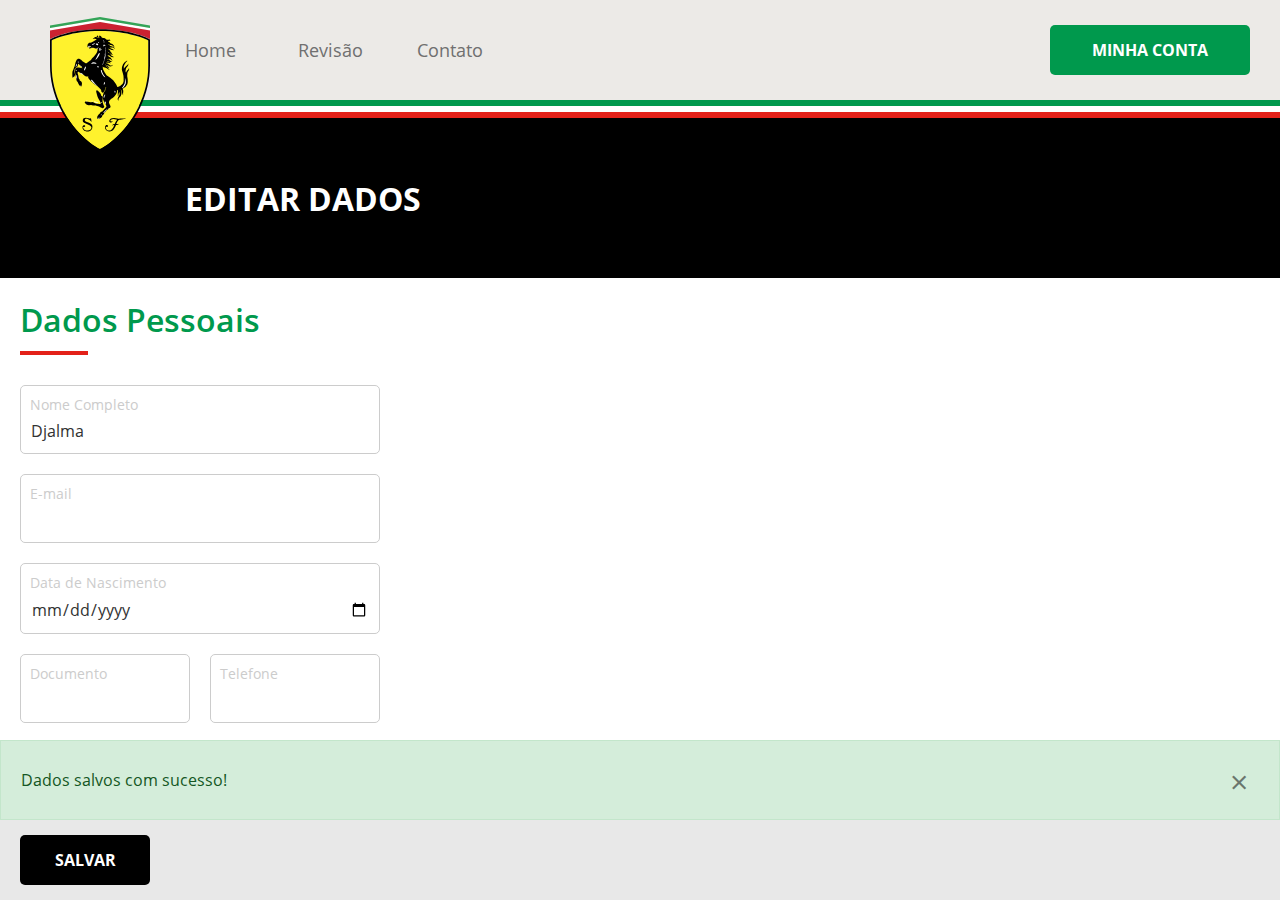
<file: profile.html>
<!DOCTYPE html>
<html lang="pt-br">
<head>
    <meta charset="UTF-8"/>
    <meta name="viewport" content="width=device-width, initial-scale=1.0"/>
    <title>Ferrari - Hcode Lab</title>
    <link rel="apple-touch-icon" sizes="57x57" href="assets/images/apple-icon-57x57.png"/>
    <link rel="apple-touch-icon" sizes="60x60" href="assets/images/apple-icon-60x60.png"/>
    <link rel="apple-touch-icon" sizes="72x72" href="assets/images/apple-icon-72x72.png"/>
    <link rel="apple-touch-icon" sizes="76x76" href="assets/images/apple-icon-76x76.png"/>
    <link rel="apple-touch-icon" sizes="114x114" href="assets/images/apple-icon-114x114.png"/>
    <link rel="apple-touch-icon" sizes="120x120" href="assets/images/apple-icon-120x120.png"/>
    <link rel="apple-touch-icon" sizes="144x144" href="assets/images/apple-icon-144x144.png"/>
    <link rel="apple-touch-icon" sizes="152x152" href="assets/images/apple-icon-152x152.png"/>
    <link rel="apple-touch-icon" sizes="180x180" href="assets/images/apple-icon-180x180.png"/>
    <link rel="icon" type="image/png" sizes="192x192"  href="assets/images/android-icon-192x192.png"/>
    <link rel="icon" type="image/png" sizes="32x32" href="assets/images/favicon-32x32.png"/>
    <link rel="icon" type="image/png" sizes="96x96" href="assets/images/favicon-96x96.png"/>
    <link rel="icon" type="image/png" sizes="16x16" href="assets/images/favicon-16x16.png"/>
    <link rel="manifest" href="manifest.json"/>
    <meta name="msapplication-TileColor" content="#E1DEDD"/>
    <meta name="msapplication-TileImage" content="assets/images/ms-icon-144x144.png"/>
    <meta name="theme-color" content="#E1DEDD"/>
    <meta name="description" content="Conheça a Ferrari Auto Center" />
    <link rel="stylesheet" href="assets/css/main.css" type="text/css" />
</head>
<body>
    
    <header id="header">

        <div class="overlay"></div>
        <a href="index.html#home"><img src="assets/images/ferrari-logo.svg" class="logo" alt="Logo Ferrari" /></a>
        <button type="button" id="btn-open">
            <svg id="menu-black-18dp" xmlns="http://www.w3.org/2000/svg" width="32" height="32" viewBox="0 0 32 32">
                <path id="Caminho_215" data-name="Caminho 215" d="M0,0H32V32H0Z" fill="none"/>
                <path id="Caminho_216" data-name="Caminho 216" d="M3,18H29V16H3Zm0-5H29V11H3ZM3,6V8H29V6Z" transform="translate(0 4)"/>
            </svg>
        </button>
        <div class="menu">
            <nav>
                <button type="button" id="btn-close">
                    <svg xmlns="http://www.w3.org/2000/svg" width="24" height="24" viewBox="0 0 24 24"><path d="M0,0H24V24H0Z" fill="none"/><path d="M19,6.41,17.59,5,12,10.59,6.41,5,5,6.41,10.59,12,5,17.59,6.41,19,12,13.41,17.59,19,19,17.59,13.41,12Z"/></svg>
                </button>
                <ul>
                    <li><a href="index.html#home">Home</a></li>
                    <li><a href="index.html#service">Revisão</a></li>
                    <li><a href="index.html#contact">Contato</a></li>
                    <li class="divider"><hr /></li>
                    <li class="hide-guest"><a href="schedules.html">Agendamentos</a></li>
                    <li class="hide-guest"><a href="profile.html">Editar Dados</a></li>
                    <li class="hide-guest"><a href="change-photo.html">Mudar Foto</a></li>
                    <li class="hide-guest"><a href="change-password.html">Alterar Senha</a></li>
                </ul>
            </nav>
            <div class="footer">
                <hr />
                <div>
                    <picture>
                        <a href="profile.html"><img src="assets/images/user.png" alt="João Rangel" /></a>
                    </picture>
                    <div>
                        <a href="profile.html">
                            <strong>João Rangel</strong>
                            <small>joaohcrangel@gmail.com</small>
                        </a>
                    </div>
                    <button type="button">
                        <svg xmlns="http://www.w3.org/2000/svg" width="24" height="24" viewBox="0 0 24 24"><path d="M0,0H24V24H0Z" fill="none"/><path d="M10.09,15.59,11.5,17l5-5-5-5L10.09,8.41,12.67,11H3v2h9.67ZM19,3H5A2,2,0,0,0,3,5V9H5V5H19V19H5V15H3v4a2,2,0,0,0,2,2H19a2.006,2.006,0,0,0,2-2V5A2.006,2.006,0,0,0,19,3Z" fill="#333"/></svg>
                    </button>
                </div>
                <a href="auth.html" class="btn-register">Minha Conta</a>
            </div>
        </div>
        <hr class="italy" />
    </header>

    <section class="page" id="profile">
        
        <header>
            <h1>Editar Dados</h1>
        </header>

        <main>

            <header class="page-title">
                <h2>Dados Pessoais</h2>
                <hr />
            </header>

            <form>

                <div class="field">
                    <input type="text" name="name" id="name" value="Djalma" />
                    <label for="name">Nome Completo</label>
                </div>

                <div class="field">
                    <input type="email" name="email" id="email" />
                    <label for="email">E-mail</label>
                </div>

                <div class="field">
                    <input type="date" name="birth_at" id="birth_at" />
                    <label for="birth_at">Data de Nascimento</label>
                </div>

                <div class="fields">

                    <div class="field">
                        <input type="text" name="document" id="document" />
                        <label for="document">Documento</label>
                    </div>

                    <div class="field">
                        <input type="tel" name="phone" id="phone" />
                        <label for="phone">Telefone</label>
                    </div>

                </div>

                <div class="toast success open">
                    Dados salvos com sucesso!
                    <button type="button" class="close">
                        <span>&times;</span>
                    </button>
                </div>
                
                <footer class="fixed">
    
                    <button type="submit">Salvar</button>
    
                </footer>
            </form>

        </main>        

    </section>

</body>
</html>
</file>
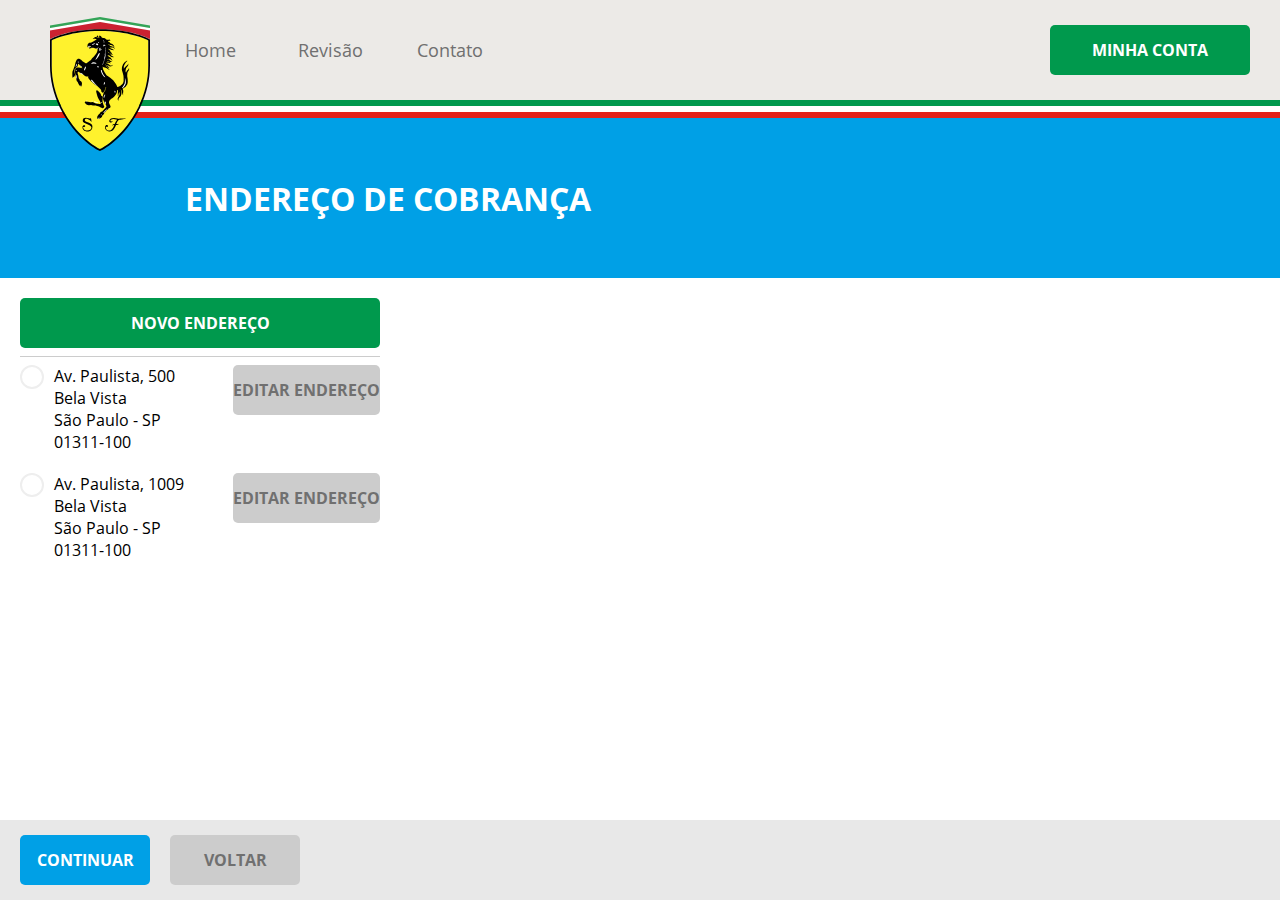
<file: schedules-address.html>
<!DOCTYPE html>
<html lang="pt-br">

<head>
    <meta charset="UTF-8" />
    <meta name="viewport" content="width=device-width, initial-scale=1.0" />
    <title>Ferrari - Hcode Lab</title>
    <link rel="apple-touch-icon" sizes="57x57" href="assets/images/apple-icon-57x57.png" />
    <link rel="apple-touch-icon" sizes="60x60" href="assets/images/apple-icon-60x60.png" />
    <link rel="apple-touch-icon" sizes="72x72" href="assets/images/apple-icon-72x72.png" />
    <link rel="apple-touch-icon" sizes="76x76" href="assets/images/apple-icon-76x76.png" />
    <link rel="apple-touch-icon" sizes="114x114" href="assets/images/apple-icon-114x114.png" />
    <link rel="apple-touch-icon" sizes="120x120" href="assets/images/apple-icon-120x120.png" />
    <link rel="apple-touch-icon" sizes="144x144" href="assets/images/apple-icon-144x144.png" />
    <link rel="apple-touch-icon" sizes="152x152" href="assets/images/apple-icon-152x152.png" />
    <link rel="apple-touch-icon" sizes="180x180" href="assets/images/apple-icon-180x180.png" />
    <link rel="icon" type="image/png" sizes="192x192" href="assets/images/android-icon-192x192.png" />
    <link rel="icon" type="image/png" sizes="32x32" href="assets/images/favicon-32x32.png" />
    <link rel="icon" type="image/png" sizes="96x96" href="assets/images/favicon-96x96.png" />
    <link rel="icon" type="image/png" sizes="16x16" href="assets/images/favicon-16x16.png" />
    <link rel="manifest" href="manifest.json" />
    <meta name="msapplication-TileColor" content="#E1DEDD" />
    <meta name="msapplication-TileImage" content="assets/images/ms-icon-144x144.png" />
    <meta name="theme-color" content="#E1DEDD" />
    <meta name="description" content="Conheça a Ferrari Auto Center" />
    <link rel="stylesheet" href="assets/css/main.css" type="text/css" />
</head>

<body>

    <header id="header">

        <div class="overlay"></div>
        <a href="index.html#home"><img src="assets/images/ferrari-logo.svg" class="logo" alt="Logo Ferrari" /></a>
        <button type="button" id="btn-open">
            <svg id="menu-black-18dp" xmlns="http://www.w3.org/2000/svg" width="32" height="32" viewBox="0 0 32 32">
                <path id="Caminho_215" data-name="Caminho 215" d="M0,0H32V32H0Z" fill="none" />
                <path id="Caminho_216" data-name="Caminho 216" d="M3,18H29V16H3Zm0-5H29V11H3ZM3,6V8H29V6Z"
                    transform="translate(0 4)" />
            </svg>
        </button>
        <div class="menu">
            <nav>
                <button type="button" id="btn-close">
                    <svg xmlns="http://www.w3.org/2000/svg" width="24" height="24" viewBox="0 0 24 24">
                        <path d="M0,0H24V24H0Z" fill="none" />
                        <path
                            d="M19,6.41,17.59,5,12,10.59,6.41,5,5,6.41,10.59,12,5,17.59,6.41,19,12,13.41,17.59,19,19,17.59,13.41,12Z" />
                    </svg>
                </button>
                <ul>
                    <li><a href="index.html#home">Home</a></li>
                    <li><a href="index.html#service">Revisão</a></li>
                    <li><a href="index.html#contact">Contato</a></li>
                    <li class="divider">
                        <hr />
                    </li>
                    <li class="hide-guest"><a href="schedules.html">Agendamentos</a></li>
                    <li class="hide-guest"><a href="profile.html">Editar Dados</a></li>
                    <li class="hide-guest"><a href="change-photo.html">Mudar Foto</a></li>
                    <li class="hide-guest"><a href="change-password.html">Alterar Senha</a></li>
                </ul>
            </nav>
            <div class="footer">
                <hr />
                <div>
                    <picture>
                        <a href="profile.html"><img src="assets/images/user.png" alt="João Rangel" /></a>
                    </picture>
                    <div>
                        <a href="profile.html">
                            <strong>João Rangel</strong>
                            <small>joaohcrangel@gmail.com</small>
                        </a>
                    </div>
                    <button type="button">
                        <svg xmlns="http://www.w3.org/2000/svg" width="24" height="24" viewBox="0 0 24 24">
                            <path d="M0,0H24V24H0Z" fill="none" />
                            <path
                                d="M10.09,15.59,11.5,17l5-5-5-5L10.09,8.41,12.67,11H3v2h9.67ZM19,3H5A2,2,0,0,0,3,5V9H5V5H19V19H5V15H3v4a2,2,0,0,0,2,2H19a2.006,2.006,0,0,0,2-2V5A2.006,2.006,0,0,0,19,3Z"
                                fill="#333" /></svg>
                    </button>
                </div>
                <a href="auth.html" class="btn-register">Minha Conta</a>
            </div>
        </div>
        <hr class="italy" />
    </header>

    <section id="schedules-address" class="page blue">
        <header>
            <h1>Endereço de Cobrança</h1>
        </header>
        <main>
            <form action="schedules-summary.html">
              
                <a href="schedules-address-create.html" class="btn-create">Novo Endereço</a>

                <hr />

                <div class="addresses">

                    <label>
                        <div>
                            <input type="radio" name="address" value="1">
                            <div class="circle">
                                <div></div>
                            </div>
                            <address>
                                <strong>
                                    Av. Paulista, 500
                                </strong>
                                <br />
                                Bela Vista <br />
                                São Paulo - SP<br />
                                01311-100

                            </address>
                        </div>
                        <a href="schedules-address-update.html" class="btn-update">
                            Editar endereço
                        </a>
                    </label>

                    <label>
                        <div>
                            <input type="radio" name="address" value="2">
                            <div class="circle">
                                <div></div>
                            </div>
                            <address>
                                <strong>
                                    Av. Paulista, 1009
                                </strong>
                                <br />
                                Bela Vista <br />
                                São Paulo - SP<br />
                                01311-100

                            </address>
                        </div>
                        <a href="schedules-address-update.html" class="btn-update">
                            Editar endereço
                        </a>
                    </label>

                </div>
              
                
                <footer class="fixed">
                    <a href="schedules-new.html">Voltar</a>
                    <button type="submit">Continuar</button>
                </footer>
            </form>
        </main>
        

    </section>

   
</body>
</html>
</file>
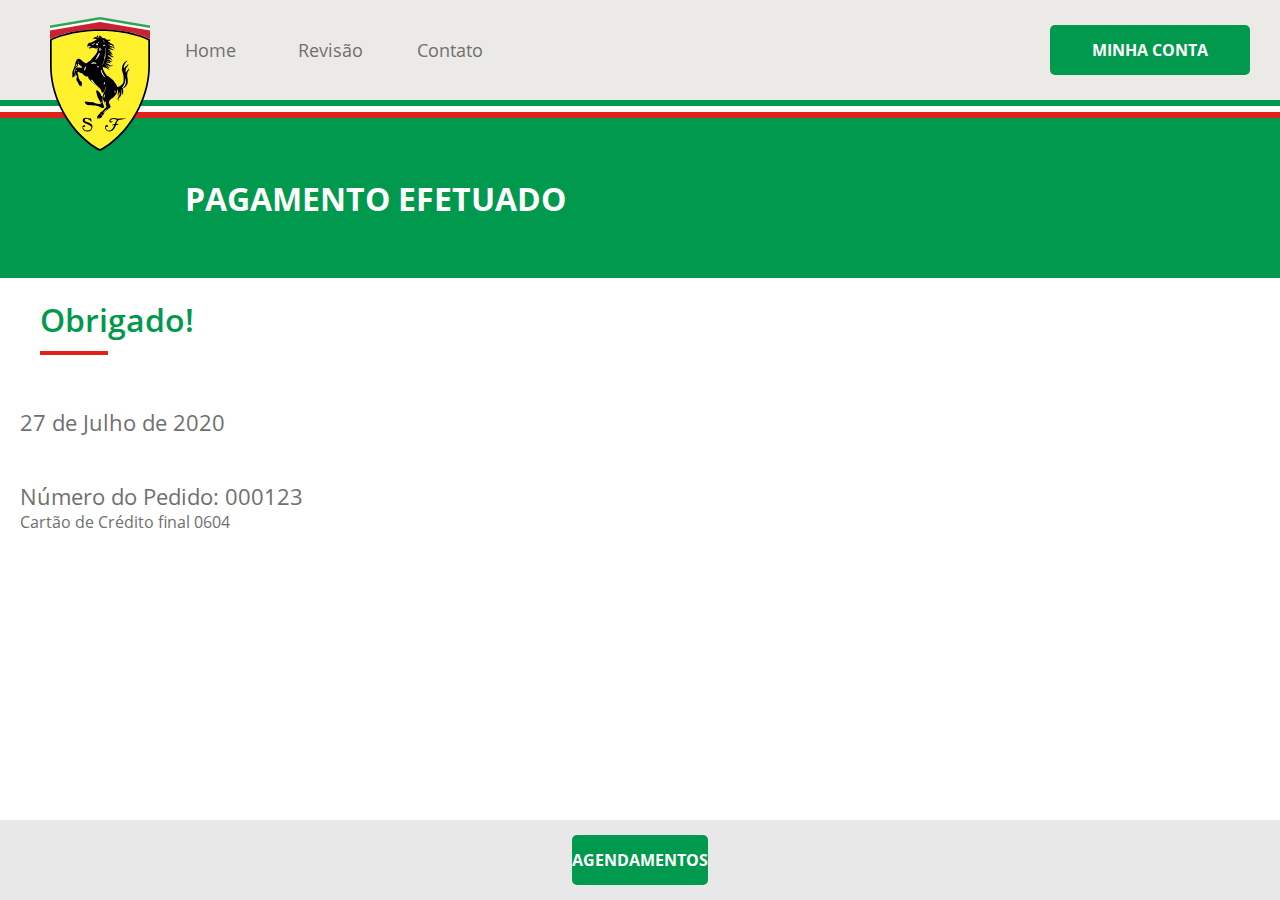
<file: schedules-complete.html>
<!DOCTYPE html>
<html lang="pt-br">

<head>
    <meta charset="UTF-8" />
    <meta name="viewport" content="width=device-width, initial-scale=1.0" />
    <title>Ferrari - Hcode Lab</title>
    <link rel="apple-touch-icon" sizes="57x57" href="assets/images/apple-icon-57x57.png" />
    <link rel="apple-touch-icon" sizes="60x60" href="assets/images/apple-icon-60x60.png" />
    <link rel="apple-touch-icon" sizes="72x72" href="assets/images/apple-icon-72x72.png" />
    <link rel="apple-touch-icon" sizes="76x76" href="assets/images/apple-icon-76x76.png" />
    <link rel="apple-touch-icon" sizes="114x114" href="assets/images/apple-icon-114x114.png" />
    <link rel="apple-touch-icon" sizes="120x120" href="assets/images/apple-icon-120x120.png" />
    <link rel="apple-touch-icon" sizes="144x144" href="assets/images/apple-icon-144x144.png" />
    <link rel="apple-touch-icon" sizes="152x152" href="assets/images/apple-icon-152x152.png" />
    <link rel="apple-touch-icon" sizes="180x180" href="assets/images/apple-icon-180x180.png" />
    <link rel="icon" type="image/png" sizes="192x192" href="assets/images/android-icon-192x192.png" />
    <link rel="icon" type="image/png" sizes="32x32" href="assets/images/favicon-32x32.png" />
    <link rel="icon" type="image/png" sizes="96x96" href="assets/images/favicon-96x96.png" />
    <link rel="icon" type="image/png" sizes="16x16" href="assets/images/favicon-16x16.png" />
    <link rel="manifest" href="manifest.json" />
    <meta name="msapplication-TileColor" content="#E1DEDD" />
    <meta name="msapplication-TileImage" content="assets/images/ms-icon-144x144.png" />
    <meta name="theme-color" content="#E1DEDD" />
    <meta name="description" content="Conheça a Ferrari Auto Center" />
    <link rel="stylesheet" href="assets/css/main.css" type="text/css" />
</head>

<body>

    <header id="header">

        <div class="overlay"></div>
        <a href="index.html#home"><img src="assets/images/ferrari-logo.svg" class="logo" alt="Logo Ferrari" /></a>
        <button type="button" id="btn-open">
            <svg id="menu-black-18dp" xmlns="http://www.w3.org/2000/svg" width="32" height="32" viewBox="0 0 32 32">
                <path id="Caminho_215" data-name="Caminho 215" d="M0,0H32V32H0Z" fill="none" />
                <path id="Caminho_216" data-name="Caminho 216" d="M3,18H29V16H3Zm0-5H29V11H3ZM3,6V8H29V6Z"
                    transform="translate(0 4)" />
            </svg>
        </button>
        <div class="menu">
            <nav>
                <button type="button" id="btn-close">
                    <svg xmlns="http://www.w3.org/2000/svg" width="24" height="24" viewBox="0 0 24 24">
                        <path d="M0,0H24V24H0Z" fill="none" />
                        <path
                            d="M19,6.41,17.59,5,12,10.59,6.41,5,5,6.41,10.59,12,5,17.59,6.41,19,12,13.41,17.59,19,19,17.59,13.41,12Z" />
                    </svg>
                </button>
                <ul>
                    <li><a href="index.html#home">Home</a></li>
                    <li><a href="index.html#service">Revisão</a></li>
                    <li><a href="index.html#contact">Contato</a></li>
                    <li class="divider">
                        <hr />
                    </li>
                    <li class="hide-guest"><a href="schedules.html">Agendamentos</a></li>
                    <li class="hide-guest"><a href="profile.html">Editar Dados</a></li>
                    <li class="hide-guest"><a href="change-photo.html">Mudar Foto</a></li>
                    <li class="hide-guest"><a href="change-password.html">Alterar Senha</a></li>
                </ul>
            </nav>
            <div class="footer">
                <hr />
                <div>
                    <picture>
                        <a href="profile.html"><img src="assets/images/user.png" alt="João Rangel" /></a>
                    </picture>
                    <div>
                        <a href="profile.html">
                            <strong>João Rangel</strong>
                            <small>joaohcrangel@gmail.com</small>
                        </a>
                    </div>
                    <button type="button">
                        <svg xmlns="http://www.w3.org/2000/svg" width="24" height="24" viewBox="0 0 24 24">
                            <path d="M0,0H24V24H0Z" fill="none" />
                            <path
                                d="M10.09,15.59,11.5,17l5-5-5-5L10.09,8.41,12.67,11H3v2h9.67ZM19,3H5A2,2,0,0,0,3,5V9H5V5H19V19H5V15H3v4a2,2,0,0,0,2,2H19a2.006,2.006,0,0,0,2-2V5A2.006,2.006,0,0,0,19,3Z"
                                fill="#333" /></svg>
                    </button>
                </div>
                <a href="auth.html" class="btn-register">Minha Conta</a>
            </div>
        </div>
        <hr class="italy" />
    </header>

    <section id="schedules-complete" class="page green">
        <header>
    <h1>Pagamento Efetuado</h1>
        </header>
        <main>
            
             <header class="page-title">
                 <h2>Obrigado!</h2>
                 <hr />
             </header>   
              
            <p>27 de Julho de 2020</p>
            <p>Número do Pedido: 000123 <small>
            Cartão de Crédito final 0604</small></p>
                            
            <footer class="fixed">
                <a href="schedules.html">Agendamentos</a>
            </footer>            
        </main>
    </section>
</body>
</html>
</file>
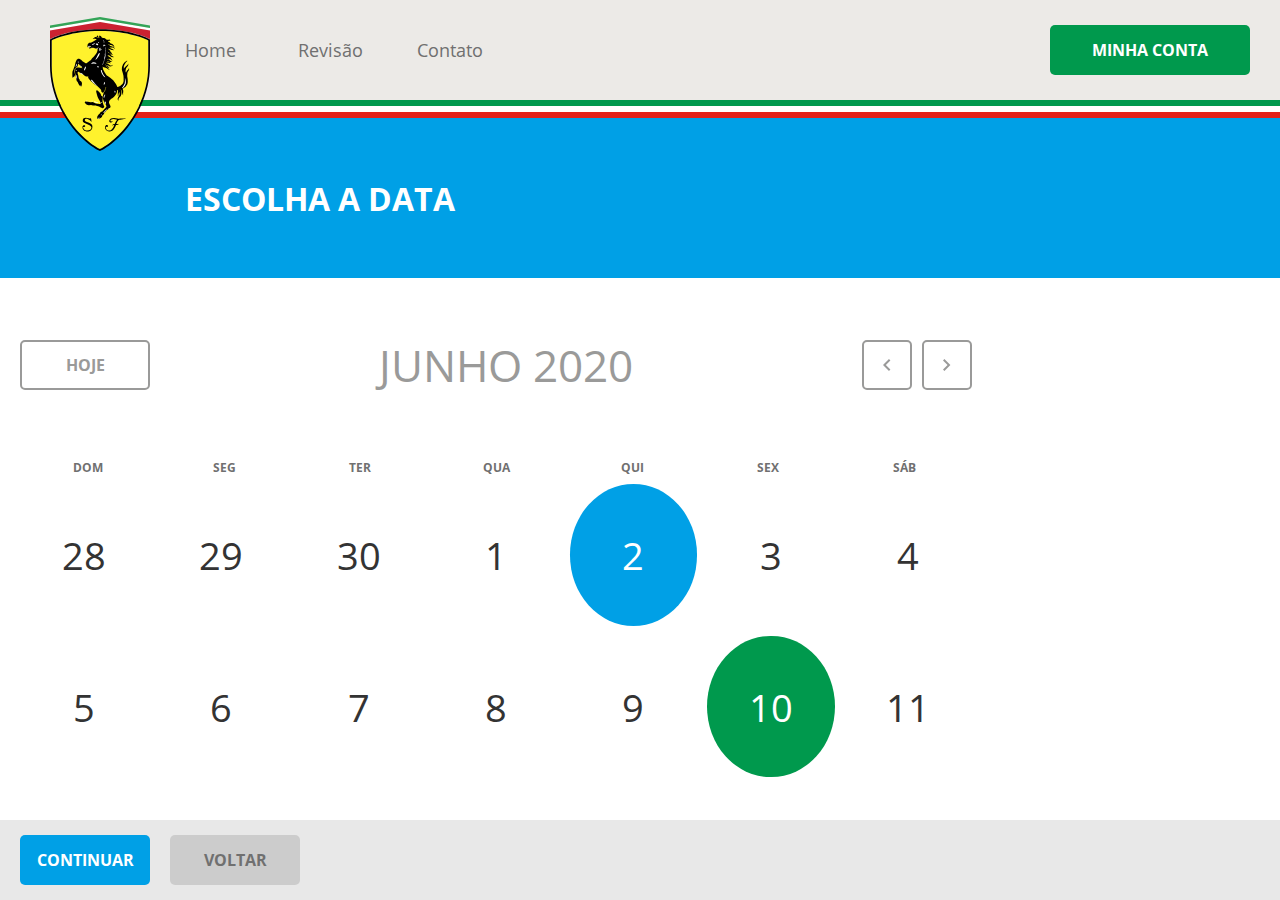
<file: schedules-new.html>
<!DOCTYPE html>
<html lang="pt-br">
<head>
    <meta charset="UTF-8"/>
    <meta name="viewport" content="width=device-width, initial-scale=1.0"/>
    <title>Ferrari - Hcode Lab</title>
    <link rel="apple-touch-icon" sizes="57x57" href="assets/images/apple-icon-57x57.png"/>
    <link rel="apple-touch-icon" sizes="60x60" href="assets/images/apple-icon-60x60.png"/>
    <link rel="apple-touch-icon" sizes="72x72" href="assets/images/apple-icon-72x72.png"/>
    <link rel="apple-touch-icon" sizes="76x76" href="assets/images/apple-icon-76x76.png"/>
    <link rel="apple-touch-icon" sizes="114x114" href="assets/images/apple-icon-114x114.png"/>
    <link rel="apple-touch-icon" sizes="120x120" href="assets/images/apple-icon-120x120.png"/>
    <link rel="apple-touch-icon" sizes="144x144" href="assets/images/apple-icon-144x144.png"/>
    <link rel="apple-touch-icon" sizes="152x152" href="assets/images/apple-icon-152x152.png"/>
    <link rel="apple-touch-icon" sizes="180x180" href="assets/images/apple-icon-180x180.png"/>
    <link rel="icon" type="image/png" sizes="192x192"  href="assets/images/android-icon-192x192.png"/>
    <link rel="icon" type="image/png" sizes="32x32" href="assets/images/favicon-32x32.png"/>
    <link rel="icon" type="image/png" sizes="96x96" href="assets/images/favicon-96x96.png"/>
    <link rel="icon" type="image/png" sizes="16x16" href="assets/images/favicon-16x16.png"/>
    <link rel="manifest" href="manifest.json"/>
    <meta name="msapplication-TileColor" content="#E1DEDD"/>
    <meta name="msapplication-TileImage" content="assets/images/ms-icon-144x144.png"/>
    <meta name="theme-color" content="#E1DEDD"/>
    <meta name="description" content="Conheça a Ferrari Auto Center" />
    <link rel="stylesheet" href="assets/css/main.css" type="text/css" />
</head>
<body>
    
    <header id="header">

        <div class="overlay"></div>
        <a href="index.html#home"><img src="assets/images/ferrari-logo.svg" class="logo" alt="Logo Ferrari" /></a>
        <button type="button" id="btn-open">
            <svg id="menu-black-18dp" xmlns="http://www.w3.org/2000/svg" width="32" height="32" viewBox="0 0 32 32">
                <path id="Caminho_215" data-name="Caminho 215" d="M0,0H32V32H0Z" fill="none"/>
                <path id="Caminho_216" data-name="Caminho 216" d="M3,18H29V16H3Zm0-5H29V11H3ZM3,6V8H29V6Z" transform="translate(0 4)"/>
            </svg>
        </button>
        <div class="menu">
            <nav>
                <button type="button" id="btn-close">
                    <svg xmlns="http://www.w3.org/2000/svg" width="24" height="24" viewBox="0 0 24 24"><path d="M0,0H24V24H0Z" fill="none"/><path d="M19,6.41,17.59,5,12,10.59,6.41,5,5,6.41,10.59,12,5,17.59,6.41,19,12,13.41,17.59,19,19,17.59,13.41,12Z"/></svg>
                </button>
                <ul>
                    <li><a href="index.html#home">Home</a></li>
                    <li><a href="index.html#service">Revisão</a></li>
                    <li><a href="index.html#contact">Contato</a></li>
                    <li class="divider"><hr /></li>
                    <li class="hide-guest"><a href="schedules.html">Agendamentos</a></li>
                    <li class="hide-guest"><a href="profile.html">Editar Dados</a></li>
                    <li class="hide-guest"><a href="change-photo.html">Mudar Foto</a></li>
                    <li class="hide-guest"><a href="change-password.html">Alterar Senha</a></li>
                </ul>
            </nav>
            <div class="footer">
                <hr />
                <div>
                    <picture>
                        <a href="profile.html"><img src="assets/images/user.png" alt="João Rangel" /></a>
                    </picture>
                    <div>
                        <a href="profile.html">
                            <strong>João Rangel</strong>
                            <small>joaohcrangel@gmail.com</small>
                        </a>
                    </div>
                    <button type="button">
                        <svg xmlns="http://www.w3.org/2000/svg" width="24" height="24" viewBox="0 0 24 24"><path d="M0,0H24V24H0Z" fill="none"/><path d="M10.09,15.59,11.5,17l5-5-5-5L10.09,8.41,12.67,11H3v2h9.67ZM19,3H5A2,2,0,0,0,3,5V9H5V5H19V19H5V15H3v4a2,2,0,0,0,2,2H19a2.006,2.006,0,0,0,2-2V5A2.006,2.006,0,0,0,19,3Z" fill="#333"/></svg>
                    </button>
                </div>
                <a href="auth.html" class="btn-register">Minha Conta</a>
            </div>
        </div>
        <hr class="italy" />
    </header>

    <section class="page blue" id="schedules-new">
        
        <header>
            <h1>Escolha a Data</h1>
        </header>

        <main>

            <div class="calendar">

                <div class="month">

                    <button type="button" class="btn-today">Hoje</button>

                    <h2>Junho 2020</h2>

                    <nav>
                        <button type="button" class="btn-prev">
                            <svg xmlns="http://www.w3.org/2000/svg" width="7.41" height="12" viewBox="0 0 7.41 12"><path d="M10,6,8.59,7.41,13.17,12,8.59,16.59,10,18l6-6Z" transform="translate(16 18) rotate(180)" fill="#9a9a99"/></svg>
                        </button>
                        <button type="button" class="btn-next">
                            <svg xmlns="http://www.w3.org/2000/svg" width="7.41" height="12" viewBox="0 0 7.41 12"><path d="M10,6,8.59,7.41,13.17,12,8.59,16.59,10,18l6-6Z" transform="translate(-8.59 -6)" fill="#9a9a99"/></svg>
                        </button>
                    </nav>

                </div>

                <ul class="weekdays">
                    <li>Dom</li>
                    <li>Seg</li>
                    <li>Ter</li>
                    <li>Qua</li>
                    <li>Qui</li>
                    <li>Sex</li>
                    <li>Sáb</li>
                </ul>

                <ul class="days">
                    <li class="month-prev">28</li>
                    <li class="month-prev">29</li>
                    <li class="month-prev">30</li>
                    <li>1</li>
                    <li class="active">2</li>
                    <li>3</li>
                    <li>4</li>
                    <li>5</li>
                    <li>6</li>
                    <li>7</li>
                    <li>8</li>
                    <li>9</li>
                    <li class="selected">10</li>
                    <li>11</li>
                    <li>12</li>
                    <li>13</li>
                    <li>14</li>
                    <li>15</li>
                    <li>16</li>
                    <li>17</li>
                    <li>18</li>
                    <li>19</li>
                    <li>20</li>
                    <li>21</li>
                    <li>22</li>
                    <li>23</li>
                    <li>24</li>
                    <li>25</li>
                    <li>26</li>
                    <li>27</li>
                    <li>28</li>
                    <li>29</li>
                    <li>30</li>
                    <li>31</li>
                    <li class="month-next">1</li>
                </ul>

            </div>

            <form>
                
                <footer class="fixed">
    
                    <a href="index.html">Voltar</a>
                    <button type="submit">Continuar</button>
    
                </footer>
            </form>

        </main>        

    </section>

</body>
</html>
</file>
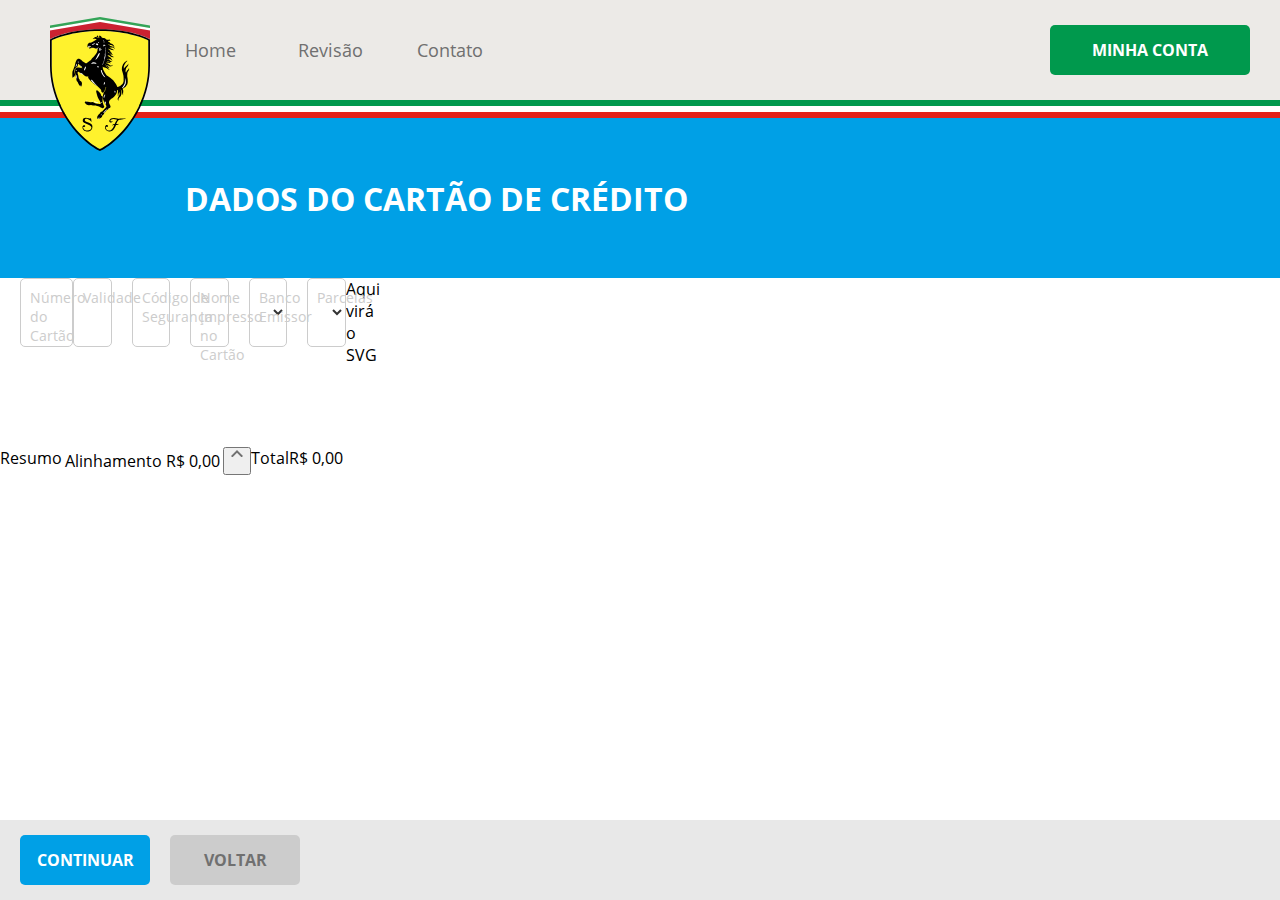
<file: schedules-payment.html>
<!DOCTYPE html>
<html lang="pt-br">

<head>
    <meta charset="UTF-8" />
    <meta name="viewport" content="width=device-width, initial-scale=1.0" />
    <title>Ferrari - Hcode Lab</title>
    <link rel="apple-touch-icon" sizes="57x57" href="assets/images/apple-icon-57x57.png" />
    <link rel="apple-touch-icon" sizes="60x60" href="assets/images/apple-icon-60x60.png" />
    <link rel="apple-touch-icon" sizes="72x72" href="assets/images/apple-icon-72x72.png" />
    <link rel="apple-touch-icon" sizes="76x76" href="assets/images/apple-icon-76x76.png" />
    <link rel="apple-touch-icon" sizes="114x114" href="assets/images/apple-icon-114x114.png" />
    <link rel="apple-touch-icon" sizes="120x120" href="assets/images/apple-icon-120x120.png" />
    <link rel="apple-touch-icon" sizes="144x144" href="assets/images/apple-icon-144x144.png" />
    <link rel="apple-touch-icon" sizes="152x152" href="assets/images/apple-icon-152x152.png" />
    <link rel="apple-touch-icon" sizes="180x180" href="assets/images/apple-icon-180x180.png" />
    <link rel="icon" type="image/png" sizes="192x192" href="assets/images/android-icon-192x192.png" />
    <link rel="icon" type="image/png" sizes="32x32" href="assets/images/favicon-32x32.png" />
    <link rel="icon" type="image/png" sizes="96x96" href="assets/images/favicon-96x96.png" />
    <link rel="icon" type="image/png" sizes="16x16" href="assets/images/favicon-16x16.png" />
    <link rel="manifest" href="manifest.json" />
    <meta name="msapplication-TileColor" content="#E1DEDD" />
    <meta name="msapplication-TileImage" content="assets/images/ms-icon-144x144.png" />
    <meta name="theme-color" content="#E1DEDD" />
    <meta name="description" content="Conheça a Ferrari Auto Center" />
    <link rel="stylesheet" href="assets/css/main.css" type="text/css" />
</head>

<body>

    <header id="header">

        <div class="overlay"></div>
        <a href="index.html#home"><img src="assets/images/ferrari-logo.svg" class="logo" alt="Logo Ferrari" /></a>
        <button type="button" id="btn-open">
            <svg id="menu-black-18dp" xmlns="http://www.w3.org/2000/svg" width="32" height="32" viewBox="0 0 32 32">
                <path id="Caminho_215" data-name="Caminho 215" d="M0,0H32V32H0Z" fill="none" />
                <path id="Caminho_216" data-name="Caminho 216" d="M3,18H29V16H3Zm0-5H29V11H3ZM3,6V8H29V6Z"
                    transform="translate(0 4)" />
            </svg>
        </button>
        <div class="menu">
            <nav>
                <button type="button" id="btn-close">
                    <svg xmlns="http://www.w3.org/2000/svg" width="24" height="24" viewBox="0 0 24 24">
                        <path d="M0,0H24V24H0Z" fill="none" />
                        <path
                            d="M19,6.41,17.59,5,12,10.59,6.41,5,5,6.41,10.59,12,5,17.59,6.41,19,12,13.41,17.59,19,19,17.59,13.41,12Z" />
                    </svg>
                </button>
                <ul>
                    <li><a href="index.html#home">Home</a></li>
                    <li><a href="index.html#service">Revisão</a></li>
                    <li><a href="index.html#contact">Contato</a></li>
                    <li class="divider">
                        <hr />
                    </li>
                    <li class="hide-guest"><a href="schedules.html">Agendamentos</a></li>
                    <li class="hide-guest"><a href="profile.html">Editar Dados</a></li>
                    <li class="hide-guest"><a href="change-photo.html">Mudar Foto</a></li>
                    <li class="hide-guest"><a href="change-password.html">Alterar Senha</a></li>
                </ul>
            </nav>
            <div class="footer">
                <hr />
                <div>
                    <picture>
                        <a href="profile.html"><img src="assets/images/user.png" alt="João Rangel" /></a>
                    </picture>
                    <div>
                        <a href="profile.html">
                            <strong>João Rangel</strong>
                            <small>joaohcrangel@gmail.com</small>
                        </a>
                    </div>
                    <button type="button">
                        <svg xmlns="http://www.w3.org/2000/svg" width="24" height="24" viewBox="0 0 24 24">
                            <path d="M0,0H24V24H0Z" fill="none" />
                            <path
                                d="M10.09,15.59,11.5,17l5-5-5-5L10.09,8.41,12.67,11H3v2h9.67ZM19,3H5A2,2,0,0,0,3,5V9H5V5H19V19H5V15H3v4a2,2,0,0,0,2,2H19a2.006,2.006,0,0,0,2-2V5A2.006,2.006,0,0,0,19,3Z"
                                fill="#333" /></svg>
                    </button>
                </div>
                <a href="auth.html" class="btn-register">Minha Conta</a>
            </div>
        </div>
        <hr class="italy" />
    </header>

    <section id="schedules-payments" class="page blue">
        <header>
            <h1>Dados do Cartão de Crédito</h1>
        </header>
        <main>
            <form action="schedules-address.html">
              
                
                <div class="form-creditcard">
                    <div class="form-fields">
                        <a href="#number">
                            <div class="field">
                                <input type="text" name="number" id="number" maxlength="16" pattern="[0-9]{4}[\.]" required/>
                                <label for="number">
                                    Número do Cartão
                                </label>
                            </div>
                        </a>
                        
                        <div class="fields">
                            <div class="field">
                                <input type="text" name="expiry" id="expiry" maxlength="5" />
                                <label for="expery">Validade</label>
                            </div>

                            <div class="field">
                                <input type="text" name="cvv" id="cvv"/>
                                <label for="cvv">Código de Segurança</label>
                            </div>

                            <div class="field">
                                <input type="text" name="name" id="name"/>
                                <label for="name">Nome Impresso no Cartão</label>
                            </div>

                            
                            <div class="field">
                                <select name="issuers" id="issuers">
                                    <option value="1">Itaú</option>
                                    <option value="2">Bradesco</option>
                                    <option value="3">NuBank</option>
                                    <option value="4">C6 Bank</option>
                                </select>
                                <label for="issuers">Banco Emissor</label>
                            </div>

                            <div class="field">
                                <select name="installments" id="installments">
                                    <option value="1" selected>Selecione</option>
                                    <option value="2">1 Parcela de R$ 100,00 (R$100,00)</option>
                                    <option value="3">1 Parcela de R$ 100,00 (R$100,00)</option>
                                    <option value="4">1 Parcela de R$ 100,00 (R$100,00)</option>
                                </select>
                                <label for="installments">Parcelas</label>
                            </div>

                        </div> 

                    </div>
                    
                    <div class="form-card">
                        <div id="credit-card" class="faces">
                            Aqui virá o SVG
                        </div>
                    </div>

                </div>

                
                <footer class="fixed">
                    <a href="schedules-new.html">Voltar</a>
                    <button type="submit">Continuar</button>
                </footer>
            </form>
        </main>


        <aside class="">
            <header>
                Resumo
            </header>

            <section>

                <table>
                    <tbody>
                        <tr>
                            <td>Alinhamento</td>
                            <td class="price">R$ 0,00</td>
                        </tr>
                    </tbody>
                </table>

            </section>

            <footer>
                <button type="button" id="btn-summary-toggle">
                    <svg xmlns="http://www.w3.org/2000/svg" width="12" height="7.41" viewBox="0 0 12 7.41"><path d="M10,6,8.59,7.41,13.17,12,8.59,16.59,10,18l6-6Z" transform="translate(-6 16) rotate(-90)" fill="#707070"/></svg>
                </button>
                <div>
                    <span>Total</span>
                    <span class="total">R$ 0,00</span>
                </div>

            </footer>
        </aside>

    </section>
</body>
</html>
</file>
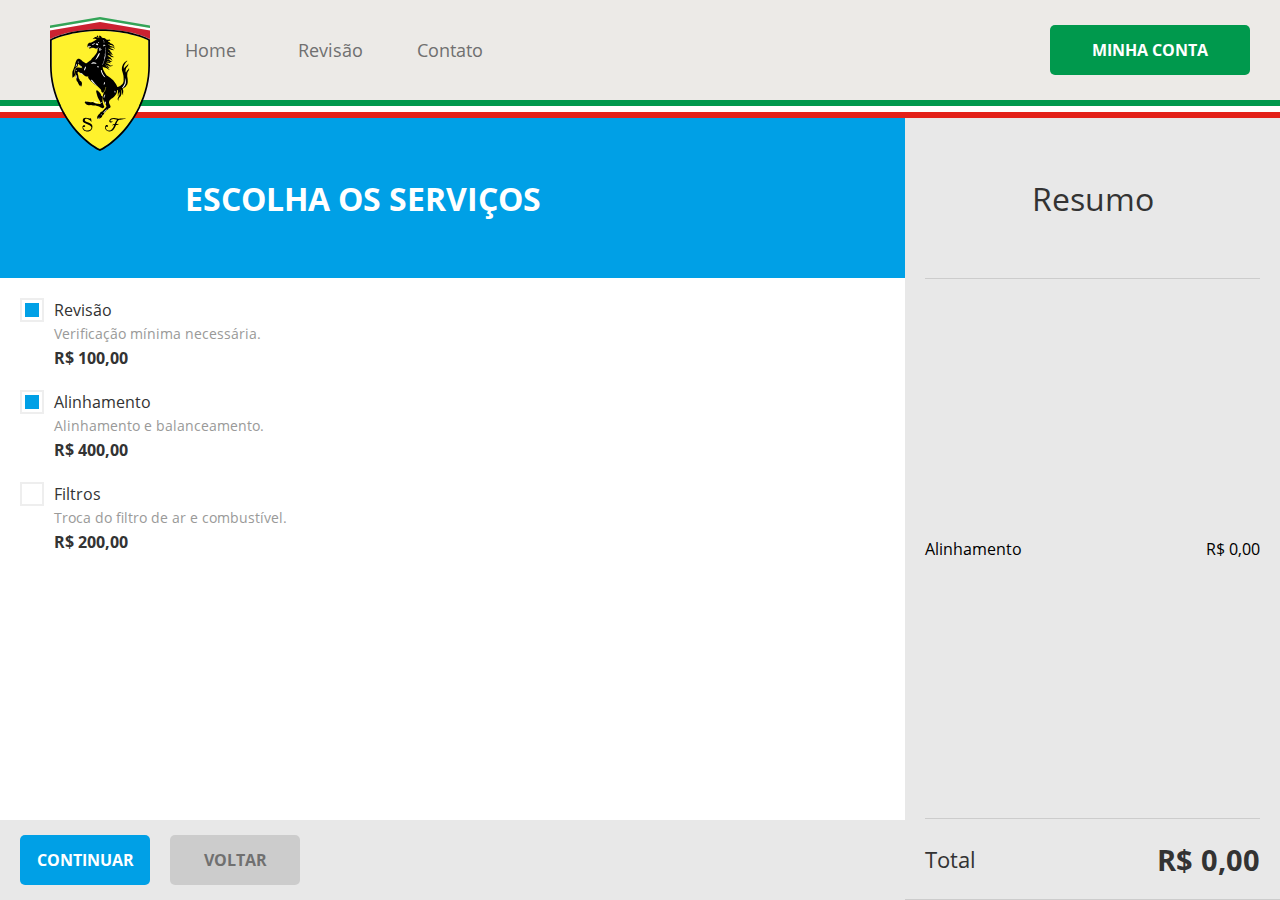
<file: schedules-services.html>
<!DOCTYPE html>
<html lang="pt-br">

<head>
    <meta charset="UTF-8" />
    <meta name="viewport" content="width=device-width, initial-scale=1.0" />
    <title>Ferrari - Hcode Lab</title>
    <link rel="apple-touch-icon" sizes="57x57" href="assets/images/apple-icon-57x57.png" />
    <link rel="apple-touch-icon" sizes="60x60" href="assets/images/apple-icon-60x60.png" />
    <link rel="apple-touch-icon" sizes="72x72" href="assets/images/apple-icon-72x72.png" />
    <link rel="apple-touch-icon" sizes="76x76" href="assets/images/apple-icon-76x76.png" />
    <link rel="apple-touch-icon" sizes="114x114" href="assets/images/apple-icon-114x114.png" />
    <link rel="apple-touch-icon" sizes="120x120" href="assets/images/apple-icon-120x120.png" />
    <link rel="apple-touch-icon" sizes="144x144" href="assets/images/apple-icon-144x144.png" />
    <link rel="apple-touch-icon" sizes="152x152" href="assets/images/apple-icon-152x152.png" />
    <link rel="apple-touch-icon" sizes="180x180" href="assets/images/apple-icon-180x180.png" />
    <link rel="icon" type="image/png" sizes="192x192" href="assets/images/android-icon-192x192.png" />
    <link rel="icon" type="image/png" sizes="32x32" href="assets/images/favicon-32x32.png" />
    <link rel="icon" type="image/png" sizes="96x96" href="assets/images/favicon-96x96.png" />
    <link rel="icon" type="image/png" sizes="16x16" href="assets/images/favicon-16x16.png" />
    <link rel="manifest" href="manifest.json" />
    <meta name="msapplication-TileColor" content="#E1DEDD" />
    <meta name="msapplication-TileImage" content="assets/images/ms-icon-144x144.png" />
    <meta name="theme-color" content="#E1DEDD" />
    <meta name="description" content="Conheça a Ferrari Auto Center" />
    <link rel="stylesheet" href="assets/css/main.css" type="text/css" />
</head>

<body>

    <header id="header">

        <div class="overlay"></div>
        <a href="index.html#home"><img src="assets/images/ferrari-logo.svg" class="logo" alt="Logo Ferrari" /></a>
        <button type="button" id="btn-open">
            <svg id="menu-black-18dp" xmlns="http://www.w3.org/2000/svg" width="32" height="32" viewBox="0 0 32 32">
                <path id="Caminho_215" data-name="Caminho 215" d="M0,0H32V32H0Z" fill="none" />
                <path id="Caminho_216" data-name="Caminho 216" d="M3,18H29V16H3Zm0-5H29V11H3ZM3,6V8H29V6Z"
                    transform="translate(0 4)" />
            </svg>
        </button>
        <div class="menu">
            <nav>
                <button type="button" id="btn-close">
                    <svg xmlns="http://www.w3.org/2000/svg" width="24" height="24" viewBox="0 0 24 24">
                        <path d="M0,0H24V24H0Z" fill="none" />
                        <path
                            d="M19,6.41,17.59,5,12,10.59,6.41,5,5,6.41,10.59,12,5,17.59,6.41,19,12,13.41,17.59,19,19,17.59,13.41,12Z" />
                    </svg>
                </button>
                <ul>
                    <li><a href="index.html#home">Home</a></li>
                    <li><a href="index.html#service">Revisão</a></li>
                    <li><a href="index.html#contact">Contato</a></li>
                    <li class="divider">
                        <hr />
                    </li>
                    <li class="hide-guest"><a href="schedules.html">Agendamentos</a></li>
                    <li class="hide-guest"><a href="profile.html">Editar Dados</a></li>
                    <li class="hide-guest"><a href="change-photo.html">Mudar Foto</a></li>
                    <li class="hide-guest"><a href="change-password.html">Alterar Senha</a></li>
                </ul>
            </nav>
            <div class="footer">
                <hr />
                <div>
                    <picture>
                        <a href="profile.html"><img src="assets/images/user.png" alt="João Rangel" /></a>
                    </picture>
                    <div>
                        <a href="profile.html">
                            <strong>João Rangel</strong>
                            <small>joaohcrangel@gmail.com</small>
                        </a>
                    </div>
                    <button type="button">
                        <svg xmlns="http://www.w3.org/2000/svg" width="24" height="24" viewBox="0 0 24 24">
                            <path d="M0,0H24V24H0Z" fill="none" />
                            <path
                                d="M10.09,15.59,11.5,17l5-5-5-5L10.09,8.41,12.67,11H3v2h9.67ZM19,3H5A2,2,0,0,0,3,5V9H5V5H19V19H5V15H3v4a2,2,0,0,0,2,2H19a2.006,2.006,0,0,0,2-2V5A2.006,2.006,0,0,0,19,3Z"
                                fill="#333" /></svg>
                    </button>
                </div>
                <a href="auth.html" class="btn-register">Minha Conta</a>
            </div>
        </div>
        <hr class="italy" />
    </header>

    <section id="schedules-services" class="page blue page-summary">
        <header>
            <h1>Escolha os Serviços</h1>
        </header>
        <main>
            <form action="schedules-payments.html">
              
                <div class="options"> 
                    
                    
                    <label>
                        <input type="checkbox" name="service" value="1" checked />
                        <div class="square">
                            <div></div>
                        </div>
                        <div class="content">
                            <span class="name">Revisão</span>
                            <span class="description">Verificação mínima necessária.</span>
                            <span class="price">R$ 100,00</span>
                        </div>
                    </label>

                    <label>
                        <input type="checkbox" name="service" value="2" checked />
                        <div class="square">
                            <div></div>
                        </div>
                        <div class="content">
                            <span class="name">Alinhamento</span>
                            <span class="description">Alinhamento e balanceamento.</span>
                            <span class="price">R$ 400,00</span>
                        </div>
                    </label>

                    <label>
                        <input type="checkbox" name="service" value="3" />
                        <div class="square">
                            <div></div>
                        </div>
                        <div class="content">
                            <span class="name">Filtros</span>
                            <span class="description">Troca do filtro de ar e combustível.</span>
                            <span class="price">R$ 200,00</span>
                        </div>
                    </label>


                </div>
                <footer class="fixed">
                    <a href="schedules-new.html">Voltar</a>
                    <button type="submit">Continuar</button>
                </footer>
            </form>
        </main>


        <aside class="">
            <header>
                Resumo
            </header>

            <section>

                <table>
                    <tbody>
                        <tr>
                            <td>Alinhamento</td>
                            <td class="price">R$ 0,00</td>
                        </tr>
                    </tbody>
                </table>

            </section>

            <footer>
                <button type="button" id="btn-summary-toggle">
                    <svg xmlns="http://www.w3.org/2000/svg" width="12" height="7.41" viewBox="0 0 12 7.41"><path d="M10,6,8.59,7.41,13.17,12,8.59,16.59,10,18l6-6Z" transform="translate(-6 16) rotate(-90)" fill="#707070"/></svg>
                </button>
                <div>
                    <span>Total</span>
                    <span class="total">R$ 0,00</span>
                </div>

            </footer>
        </aside>

    </section>
</body>
</html>
</file>
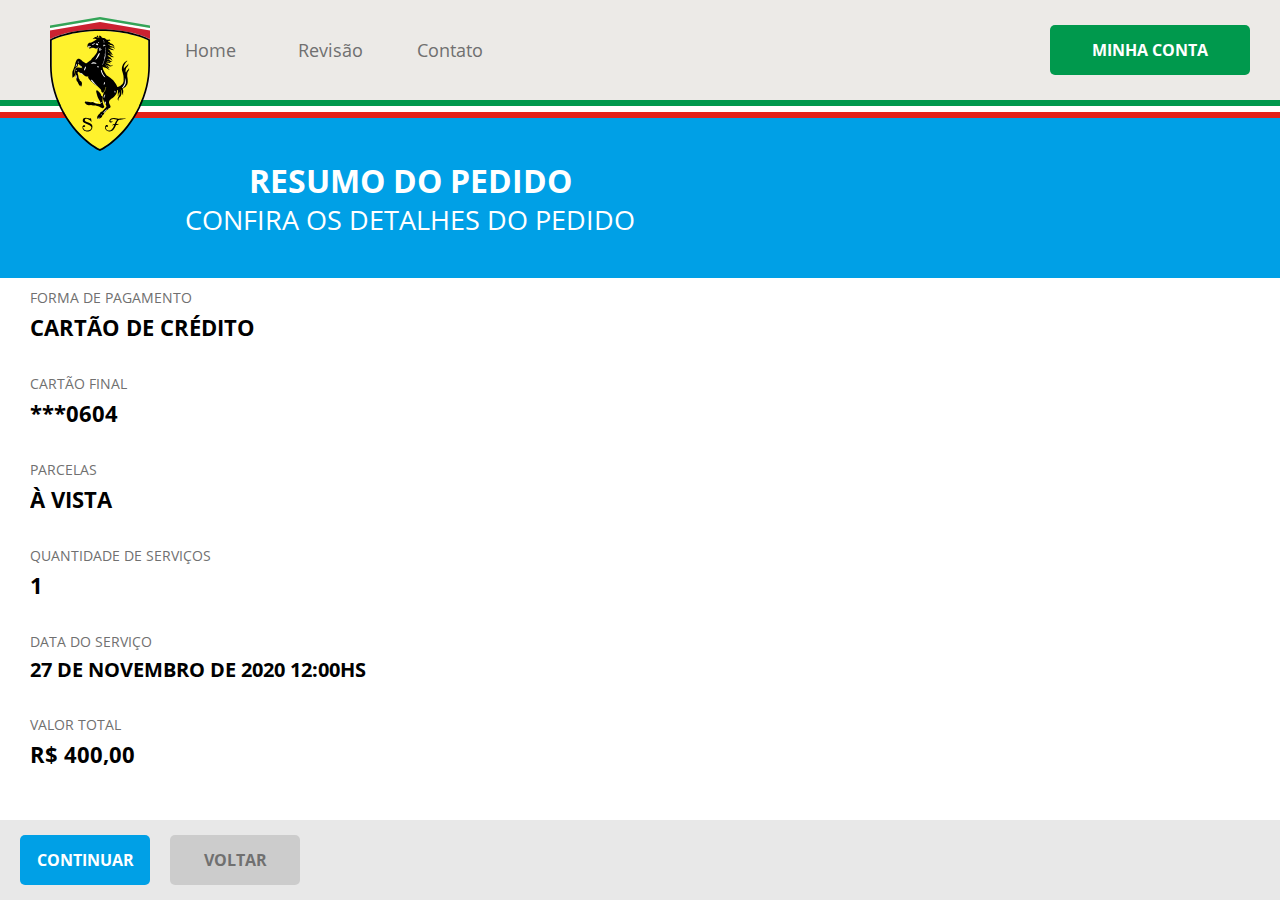
<file: schedules-summary.html>
<!DOCTYPE html>
<html lang="pt-br">

<head>
    <meta charset="UTF-8" />
    <meta name="viewport" content="width=device-width, initial-scale=1.0" />
    <title>Ferrari - Hcode Lab</title>
    <link rel="apple-touch-icon" sizes="57x57" href="assets/images/apple-icon-57x57.png" />
    <link rel="apple-touch-icon" sizes="60x60" href="assets/images/apple-icon-60x60.png" />
    <link rel="apple-touch-icon" sizes="72x72" href="assets/images/apple-icon-72x72.png" />
    <link rel="apple-touch-icon" sizes="76x76" href="assets/images/apple-icon-76x76.png" />
    <link rel="apple-touch-icon" sizes="114x114" href="assets/images/apple-icon-114x114.png" />
    <link rel="apple-touch-icon" sizes="120x120" href="assets/images/apple-icon-120x120.png" />
    <link rel="apple-touch-icon" sizes="144x144" href="assets/images/apple-icon-144x144.png" />
    <link rel="apple-touch-icon" sizes="152x152" href="assets/images/apple-icon-152x152.png" />
    <link rel="apple-touch-icon" sizes="180x180" href="assets/images/apple-icon-180x180.png" />
    <link rel="icon" type="image/png" sizes="192x192" href="assets/images/android-icon-192x192.png" />
    <link rel="icon" type="image/png" sizes="32x32" href="assets/images/favicon-32x32.png" />
    <link rel="icon" type="image/png" sizes="96x96" href="assets/images/favicon-96x96.png" />
    <link rel="icon" type="image/png" sizes="16x16" href="assets/images/favicon-16x16.png" />
    <link rel="manifest" href="manifest.json" />
    <meta name="msapplication-TileColor" content="#E1DEDD" />
    <meta name="msapplication-TileImage" content="assets/images/ms-icon-144x144.png" />
    <meta name="theme-color" content="#E1DEDD" />
    <meta name="description" content="Conheça a Ferrari Auto Center" />
    <link rel="stylesheet" href="assets/css/main.css" type="text/css" />
</head>

<body>

    <header id="header">

        <div class="overlay"></div>
        <a href="index.html#home"><img src="assets/images/ferrari-logo.svg" class="logo" alt="Logo Ferrari" /></a>
        <button type="button" id="btn-open">
            <svg id="menu-black-18dp" xmlns="http://www.w3.org/2000/svg" width="32" height="32" viewBox="0 0 32 32">
                <path id="Caminho_215" data-name="Caminho 215" d="M0,0H32V32H0Z" fill="none" />
                <path id="Caminho_216" data-name="Caminho 216" d="M3,18H29V16H3Zm0-5H29V11H3ZM3,6V8H29V6Z"
                    transform="translate(0 4)" />
            </svg>
        </button>
        <div class="menu">
            <nav>
                <button type="button" id="btn-close">
                    <svg xmlns="http://www.w3.org/2000/svg" width="24" height="24" viewBox="0 0 24 24">
                        <path d="M0,0H24V24H0Z" fill="none" />
                        <path
                            d="M19,6.41,17.59,5,12,10.59,6.41,5,5,6.41,10.59,12,5,17.59,6.41,19,12,13.41,17.59,19,19,17.59,13.41,12Z" />
                    </svg>
                </button>
                <ul>
                    <li><a href="index.html#home">Home</a></li>
                    <li><a href="index.html#service">Revisão</a></li>
                    <li><a href="index.html#contact">Contato</a></li>
                    <li class="divider">
                        <hr />
                    </li>
                    <li class="hide-guest"><a href="schedules.html">Agendamentos</a></li>
                    <li class="hide-guest"><a href="profile.html">Editar Dados</a></li>
                    <li class="hide-guest"><a href="change-photo.html">Mudar Foto</a></li>
                    <li class="hide-guest"><a href="change-password.html">Alterar Senha</a></li>
                </ul>
            </nav>
            <div class="footer">
                <hr />
                <div>
                    <picture>
                        <a href="profile.html"><img src="assets/images/user.png" alt="João Rangel" /></a>
                    </picture>
                    <div>
                        <a href="profile.html">
                            <strong>João Rangel</strong>
                            <small>joaohcrangel@gmail.com</small>
                        </a>
                    </div>
                    <button type="button">
                        <svg xmlns="http://www.w3.org/2000/svg" width="24" height="24" viewBox="0 0 24 24">
                            <path d="M0,0H24V24H0Z" fill="none" />
                            <path
                                d="M10.09,15.59,11.5,17l5-5-5-5L10.09,8.41,12.67,11H3v2h9.67ZM19,3H5A2,2,0,0,0,3,5V9H5V5H19V19H5V15H3v4a2,2,0,0,0,2,2H19a2.006,2.006,0,0,0,2-2V5A2.006,2.006,0,0,0,19,3Z"
                                fill="#333" /></svg>
                    </button>
                </div>
                <a href="auth.html" class="btn-register">Minha Conta</a>
            </div>
        </div>
        <hr class="italy" />
    </header>

    <section id="schedules-address-form" class="page blue">
        <header>
    <h1>Resumo do Pedido <small>Confira os detalhes do Pedido</small></h1>
        </header>
        <main>
            <form action="schedules-complete.html">
                
                <div class="field">
                    <input type="text" name="payment" id="payment" value="Cartão de Crédito" readonly />
                    <label for="payment">Forma de Pagamento</label>
                </div>

                <div class="field">
                    <input type="text" name="creditcard" id="creditcard" value="***0604" readonly />
                    <label for="creditcard">Cartão Final</label>
                </div>
                
                <div class="field">
                    <input type="text" name="installments" id="installments" value="à vista" readonly />
                    <label for="installments">Parcelas</label>
                </div>                
                <div class="field">
                    <input type="text" name="services" id="services" value="1" readonly />
                    <label for="services">Quantidade de Serviços</label>
                </div>

                <div class="field">
                    <input type="text" name="schedule_at" id="schedule_at" value="27 de Novembro de 2020 12:00hs" readonly />
                    <label for="schedule_at">Data do Serviço</label>
                </div>
                
                <div class="field">
                    <input type="text" name="total" id="total" value="R$ 400,00" readonly />
                    <label for="total">Valor Total</label>
                </div>
                              
                <footer class="fixed">
                    <a href="schedules-address.html">Voltar</a>
                    <button type="submit">Continuar</button>
                </footer>
            </form>
        </main>
    </section>
</body>
</html>
</file>
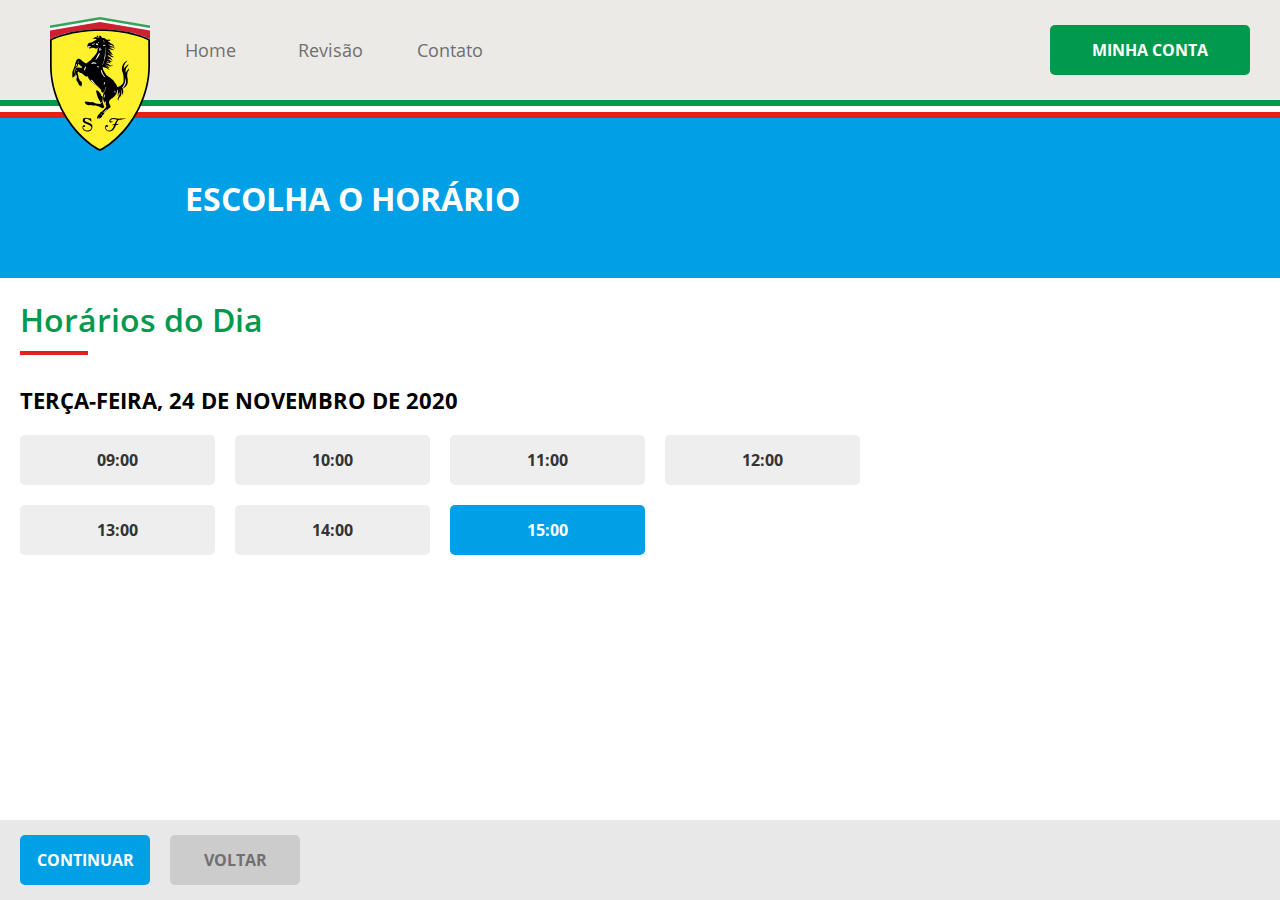
<file: schedules-time-options.html>
<!DOCTYPE html>
<html lang="pt-br">

<head>
    <meta charset="UTF-8" />
    <meta name="viewport" content="width=device-width, initial-scale=1.0" />
    <title>Ferrari - Hcode Lab</title>
    <link rel="apple-touch-icon" sizes="57x57" href="assets/images/apple-icon-57x57.png" />
    <link rel="apple-touch-icon" sizes="60x60" href="assets/images/apple-icon-60x60.png" />
    <link rel="apple-touch-icon" sizes="72x72" href="assets/images/apple-icon-72x72.png" />
    <link rel="apple-touch-icon" sizes="76x76" href="assets/images/apple-icon-76x76.png" />
    <link rel="apple-touch-icon" sizes="114x114" href="assets/images/apple-icon-114x114.png" />
    <link rel="apple-touch-icon" sizes="120x120" href="assets/images/apple-icon-120x120.png" />
    <link rel="apple-touch-icon" sizes="144x144" href="assets/images/apple-icon-144x144.png" />
    <link rel="apple-touch-icon" sizes="152x152" href="assets/images/apple-icon-152x152.png" />
    <link rel="apple-touch-icon" sizes="180x180" href="assets/images/apple-icon-180x180.png" />
    <link rel="icon" type="image/png" sizes="192x192" href="assets/images/android-icon-192x192.png" />
    <link rel="icon" type="image/png" sizes="32x32" href="assets/images/favicon-32x32.png" />
    <link rel="icon" type="image/png" sizes="96x96" href="assets/images/favicon-96x96.png" />
    <link rel="icon" type="image/png" sizes="16x16" href="assets/images/favicon-16x16.png" />
    <link rel="manifest" href="manifest.json" />
    <meta name="msapplication-TileColor" content="#E1DEDD" />
    <meta name="msapplication-TileImage" content="assets/images/ms-icon-144x144.png" />
    <meta name="theme-color" content="#E1DEDD" />
    <meta name="description" content="Conheça a Ferrari Auto Center" />
    <link rel="stylesheet" href="assets/css/main.css" type="text/css" />
</head>

<body>

    <header id="header">

        <div class="overlay"></div>
        <a href="index.html#home"><img src="assets/images/ferrari-logo.svg" class="logo" alt="Logo Ferrari" /></a>
        <button type="button" id="btn-open">
            <svg id="menu-black-18dp" xmlns="http://www.w3.org/2000/svg" width="32" height="32" viewBox="0 0 32 32">
                <path id="Caminho_215" data-name="Caminho 215" d="M0,0H32V32H0Z" fill="none" />
                <path id="Caminho_216" data-name="Caminho 216" d="M3,18H29V16H3Zm0-5H29V11H3ZM3,6V8H29V6Z"
                    transform="translate(0 4)" />
            </svg>
        </button>
        <div class="menu">
            <nav>
                <button type="button" id="btn-close">
                    <svg xmlns="http://www.w3.org/2000/svg" width="24" height="24" viewBox="0 0 24 24">
                        <path d="M0,0H24V24H0Z" fill="none" />
                        <path
                            d="M19,6.41,17.59,5,12,10.59,6.41,5,5,6.41,10.59,12,5,17.59,6.41,19,12,13.41,17.59,19,19,17.59,13.41,12Z" />
                    </svg>
                </button>
                <ul>
                    <li><a href="index.html#home">Home</a></li>
                    <li><a href="index.html#service">Revisão</a></li>
                    <li><a href="index.html#contact">Contato</a></li>
                    <li class="divider">
                        <hr />
                    </li>
                    <li class="hide-guest"><a href="schedules.html">Agendamentos</a></li>
                    <li class="hide-guest"><a href="profile.html">Editar Dados</a></li>
                    <li class="hide-guest"><a href="change-photo.html">Mudar Foto</a></li>
                    <li class="hide-guest"><a href="change-password.html">Alterar Senha</a></li>
                </ul>
            </nav>
            <div class="footer">
                <hr />
                <div>
                    <picture>
                        <a href="profile.html"><img src="assets/images/user.png" alt="João Rangel" /></a>
                    </picture>
                    <div>
                        <a href="profile.html">
                            <strong>João Rangel</strong>
                            <small>joaohcrangel@gmail.com</small>
                        </a>
                    </div>
                    <button type="button">
                        <svg xmlns="http://www.w3.org/2000/svg" width="24" height="24" viewBox="0 0 24 24">
                            <path d="M0,0H24V24H0Z" fill="none" />
                            <path
                                d="M10.09,15.59,11.5,17l5-5-5-5L10.09,8.41,12.67,11H3v2h9.67ZM19,3H5A2,2,0,0,0,3,5V9H5V5H19V19H5V15H3v4a2,2,0,0,0,2,2H19a2.006,2.006,0,0,0,2-2V5A2.006,2.006,0,0,0,19,3Z"
                                fill="#333" /></svg>
                    </button>
                </div>
                <a href="auth.html" class="btn-register">Minha Conta</a>
            </div>
        </div>
        <hr class="italy" />
    </header>

    <section class="page blue" id="time-options">

        <header>
            <h1>Escolha o Horário</h1>
        </header>

        <main>
            <header class="page-title">
                <h2>Horários do Dia</h2>
                <hr />
            </header>

            <form action="schedules-services.html">
                <h3>
                    Terça-feira, 24 de Novembro de 2020
                </h3>
                <div class="options">
                    <label>
                    <input type="radio" name="option" value="09:00" checked />
                        <span>09:00</span>
                    </label>

                    <label>
                    <input type="radio" name="option" value="09:00" checked />
                        <span>10:00</span>
                    </label>

                    <label>
                    <input type="radio" name="option" value="09:00" checked />
                        <span>11:00</span>
                    </label>

                    <label>
                    <input type="radio" name="option" value="09:00" checked />
                        <span>12:00</span>
                    </label>

                    <label>
                        <input type="radio" name="option" value="09:00" checked />
                            <span>13:00</span>
                        </label>
    
                        <label>
                        <input type="radio" name="option" value="09:00" checked />
                            <span>14:00</span>
                        </label>
    
                        <label>
                    <input type="radio" name="option" value="09:00" checked />
                            <span>15:00</span>
                        </label>                    
                </div>
                <footer class="fixed">
                    <a href="schedules-new.html">Voltar</a>
                    <button type="submit">Continuar</button>
                </footer>
            </form>
        </main>
    </section>
</body>
</html>
</file>
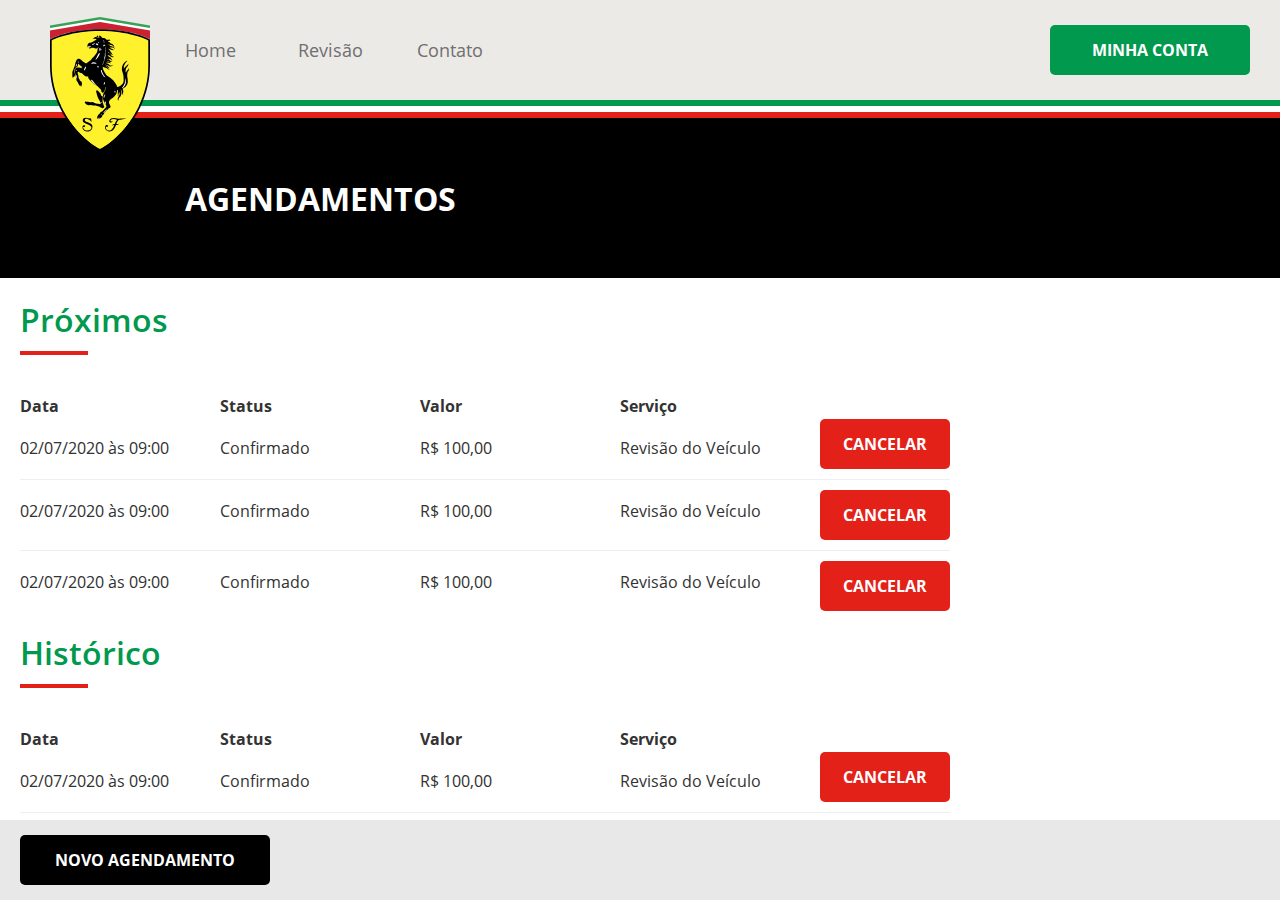
<file: schedules.html>
<!DOCTYPE html>
<html lang="pt-br">
<head>
    <meta charset="UTF-8"/>
    <meta name="viewport" content="width=device-width, initial-scale=1.0"/>
    <title>Ferrari - Hcode Lab</title>
    <link rel="apple-touch-icon" sizes="57x57" href="assets/images/apple-icon-57x57.png"/>
    <link rel="apple-touch-icon" sizes="60x60" href="assets/images/apple-icon-60x60.png"/>
    <link rel="apple-touch-icon" sizes="72x72" href="assets/images/apple-icon-72x72.png"/>
    <link rel="apple-touch-icon" sizes="76x76" href="assets/images/apple-icon-76x76.png"/>
    <link rel="apple-touch-icon" sizes="114x114" href="assets/images/apple-icon-114x114.png"/>
    <link rel="apple-touch-icon" sizes="120x120" href="assets/images/apple-icon-120x120.png"/>
    <link rel="apple-touch-icon" sizes="144x144" href="assets/images/apple-icon-144x144.png"/>
    <link rel="apple-touch-icon" sizes="152x152" href="assets/images/apple-icon-152x152.png"/>
    <link rel="apple-touch-icon" sizes="180x180" href="assets/images/apple-icon-180x180.png"/>
    <link rel="icon" type="image/png" sizes="192x192"  href="assets/images/android-icon-192x192.png"/>
    <link rel="icon" type="image/png" sizes="32x32" href="assets/images/favicon-32x32.png"/>
    <link rel="icon" type="image/png" sizes="96x96" href="assets/images/favicon-96x96.png"/>
    <link rel="icon" type="image/png" sizes="16x16" href="assets/images/favicon-16x16.png"/>
    <link rel="manifest" href="manifest.json"/>
    <meta name="msapplication-TileColor" content="#E1DEDD"/>
    <meta name="msapplication-TileImage" content="assets/images/ms-icon-144x144.png"/>
    <meta name="theme-color" content="#E1DEDD"/>
    <meta name="description" content="Conheça a Ferrari Auto Center" />
    <link rel="stylesheet" href="assets/css/main.css" type="text/css" />
</head>
<body>
    
    <header id="header">

        <div class="overlay"></div>
        <a href="index.html#home"><img src="assets/images/ferrari-logo.svg" class="logo" alt="Logo Ferrari" /></a>
        <button type="button" id="btn-open">
            <svg id="menu-black-18dp" xmlns="http://www.w3.org/2000/svg" width="32" height="32" viewBox="0 0 32 32">
                <path id="Caminho_215" data-name="Caminho 215" d="M0,0H32V32H0Z" fill="none"/>
                <path id="Caminho_216" data-name="Caminho 216" d="M3,18H29V16H3Zm0-5H29V11H3ZM3,6V8H29V6Z" transform="translate(0 4)"/>
            </svg>
        </button>
        <div class="menu">
            <nav>
                <button type="button" id="btn-close">
                    <svg xmlns="http://www.w3.org/2000/svg" width="24" height="24" viewBox="0 0 24 24"><path d="M0,0H24V24H0Z" fill="none"/><path d="M19,6.41,17.59,5,12,10.59,6.41,5,5,6.41,10.59,12,5,17.59,6.41,19,12,13.41,17.59,19,19,17.59,13.41,12Z"/></svg>
                </button>
                <ul>
                    <li><a href="index.html#home">Home</a></li>
                    <li><a href="index.html#service">Revisão</a></li>
                    <li><a href="index.html#contact">Contato</a></li>
                    <li class="divider"><hr /></li>
                    <li class="hide-guest"><a href="schedules.html">Agendamentos</a></li>
                    <li class="hide-guest"><a href="profile.html">Editar Dados</a></li>
                    <li class="hide-guest"><a href="change-photo.html">Mudar Foto</a></li>
                    <li class="hide-guest"><a href="change-password.html">Alterar Senha</a></li>
                </ul>
            </nav>
            <div class="footer">
                <hr />
                <div>
                    <picture>
                        <a href="profile.html"><img src="assets/images/user.png" alt="João Rangel" /></a>
                    </picture>
                    <div>
                        <a href="profile.html">
                            <strong>João Rangel</strong>
                            <small>joaohcrangel@gmail.com</small>
                        </a>
                    </div>
                    <button type="button">
                        <svg xmlns="http://www.w3.org/2000/svg" width="24" height="24" viewBox="0 0 24 24"><path d="M0,0H24V24H0Z" fill="none"/><path d="M10.09,15.59,11.5,17l5-5-5-5L10.09,8.41,12.67,11H3v2h9.67ZM19,3H5A2,2,0,0,0,3,5V9H5V5H19V19H5V15H3v4a2,2,0,0,0,2,2H19a2.006,2.006,0,0,0,2-2V5A2.006,2.006,0,0,0,19,3Z" fill="#333"/></svg>
                    </button>
                </div>
                <a href="auth.html" class="btn-register">Minha Conta</a>
            </div>
        </div>
        <hr class="italy" />
    </header>

    <section class="page" id="schedules">
        
        <header>
            <h1>Agendamentos</h1>
        </header>
        <main>
            <header class="page-title">
                <h2>Próximos</h2>
                <hr />
            </header>

           <ul>
               <li>
                   <section>
                       <div>
                           <label>Data</label>
                            <span>02/07/2020 às 09:00</span>
                        </div>
                       <div>
                           <label>Status</label>
                           <span>Confirmado</span>
                        </div>
                       <div>
                           <label>Valor</label>
                           <span>R$ 100,00</span>
                        </div>
                       <div class="service">
                           <label>Serviço</label>
                           <span>Revisão do Veículo</span>
                        </div>
                   </section>
                   <button type="button" class="cancel">
                        Cancelar
                   </button>
               </li>
               <li>
                   <section>
                       <div>
                           <label>Data</label>
                            <span>02/07/2020 às 09:00</span>
                        </div>
                       <div>
                           <label>Status</label>
                           <span>Confirmado</span>
                        </div>
                       <div>
                           <label>Valor</label>
                           <span>R$ 100,00</span>
                        </div>
                       <div class="service">
                           <label>Serviço</label>
                           <span>Revisão do Veículo</span>
                        </div>
                   </section>
                   <button type="button" class="cancel">
                        Cancelar
                   </button>
               </li>
               <li>
                   <section>
                       <div>
                           <label>Data</label>
                            <span>02/07/2020 às 09:00</span>
                        </div>
                       <div>
                           <label>Status</label>
                           <span>Confirmado</span>
                        </div>
                       <div>
                           <label>Valor</label>
                           <span>R$ 100,00</span>
                        </div>
                       <div class="service">
                           <label>Serviço</label>
                           <span>Revisão do Veículo</span>
                        </div>
                   </section>
                   <button type="button" class="cancel">
                        Cancelar
                   </button>
               </li>

           </ul>

            <header class="page-title">
                <h2>Histórico</h2>
                <hr />
            </header>

            <ul>
                <li>
                    <section>
                        <div>
                            <label>Data</label>
                             <span>02/07/2020 às 09:00</span>
                         </div>
                        <div>
                            <label>Status</label>
                            <span>Confirmado</span>
                         </div>
                        <div>
                            <label>Valor</label>
                            <span>R$ 100,00</span>
                         </div>
                        <div class="service">
                            <label>Serviço</label>
                            <span>Revisão do Veículo</span>
                         </div>
                    </section>
                    <button type="button" class="cancel">
                         Cancelar
                    </button>
                </li>
                <li>
                    <section>
                        <div>
                            <label>Data</label>
                             <span>02/07/2020 às 09:00</span>
                         </div>
                        <div>
                            <label>Status</label>
                            <span>Confirmado</span>
                         </div>
                        <div>
                            <label>Valor</label>
                            <span>R$ 100,00</span>
                         </div>
                        <div class="service">
                            <label>Serviço</label>
                            <span>Revisão do Veículo</span>
                         </div>
                    </section>
                    <button type="button" class="cancel">
                         Cancelar
                    </button>
                </li> 
            </ul>    


        </main>
        
        <footer class="fixed">
            <a href="schedules-new.html" class="black">
                Novo Agendamento
            </a>
        </footer>
        

    </section>

</body>
</html>
</file>
<file: assets/css/main.css>
@font-face {
  font-family: "Open Sans";
  src: local("Open Sans Light"), url("../fonts/OpenSans-Light.ttf") format("truetype");
  font-style: normal;
  font-weight: 300;
}
@font-face {
  font-family: "Open Sans";
  src: local("Open Sans Regular"), url("../fonts/OpenSans-Regular.ttf") format("truetype");
  font-style: normal;
  font-weight: 400;
}
@font-face {
  font-family: "Open Sans";
  src: local("Open Sans SemiBold"), url("../fonts/OpenSans-SemiBold.ttf") format("truetype");
  font-style: normal;
  font-weight: 600;
}
@font-face {
  font-family: "Open Sans";
  src: local("Open Sans Bold"), url("../fonts/OpenSans-Bold.ttf") format("truetype");
  font-style: normal;
  font-weight: bold;
}
@font-face {
  font-family: "Nothing";
  src: local("Nothing You Could Do"), url("../fonts/NothingYouCouldDo-Regular.ttf") format("truetype");
  font-style: normal;
  font-weight: 300;
}
@font-face {
  font-family: "Teko";
  src: local("Teko"), url("../fonts/Teko-Regular.ttf") format("truetype");
  font-style: normal;
  font-weight: 400;
}
:root {
  --white: #FFF;
  --black: #000;
  --black-hover: #111;
  --black-active: #222;
  --black-10: #0000001a;
  --black-50: rgba(0, 0, 0, .5);
  --black-75: #000000bf;
  --dark-0: #333;
  --dark-1: #000000BF;
  --gray: #79756C;
  --gray-0: #707070;
  --gray-1: #7E7E7E;
  --gray-2: #9A9A99;
  --gray-3: #CCC;
  --gray-4: #00000029;
  --gray-5: #E5E3DFBF;
  --gray-6: #F8F8F8;
  --gray-7: #E5E3DF;
  --gray-8: #DDD;
  --gray-9: #999;
  --gray-10: #EEE;
  --gray-11: #444;
  --gray-12: #E8E8E8;
  --red: #E32119;
  --red-hover: #E4423B;
  --red-active: #C91D16;
  --green: #00994D;
  --green-hover: #00BE60;
  --green-active: #00773C;
  --blue: #00A0E6;
  --blue-hover: #1CABE9;
  --blue-active: #199BD4;
  --success: #D4EDDA;
  --success-border: #C3E6CB;
  --success-color: #155724;
  --danger: #F8D7DA;
  --danger-border: #F5C6CB;
  --danger-color: #721C24;
  --space: 20px;
  --border-radius: 5px;
}

* {
  box-sizing: border-box;
  scroll-behavior: smooth;
  font-family: "Open Sans";
  font-style: normal;
  font-weight: 400;
}

body, div, article, aside, footer, header, main, nav, section, ul, ol, li, button, figure, picture, hr {
  display: flex;
}

body {
  margin: 0;
  flex-direction: column;
  background-color: var(--bg-color);
}
body > main {
  min-height: calc(100vh - 400px);
}

hr.divider {
  background-color: var(--gray-3);
  height: 1px;
  width: calc(100% - 2em);
  margin: 3em 0;
  border: none;
  align-self: center;
}

.loading-wrap {
  align-items: center;
  justify-content: center;
}
.loading-wrap .loading {
  margin-right: 5px;
}

.loading {
  position: relative;
  width: 32px;
  height: 32px;
}
.loading div {
  display: block;
  position: absolute;
  width: 32px;
  height: 32px;
  border-radius: 50%;
  border: 3px solid var(--green);
  border-color: var(--green) transparent transparent transparent;
  animation: loading 1.2s cubic-bezier(0.5, 0, 0.5, 1) infinite;
}
.loading div:nth-child(1) {
  animation-delay: -0.45s;
}
.loading div:nth-child(2) {
  animation-delay: -0.3s;
}
.loading div:nth-child(3) {
  animation-delay: -0.15s;
}

@keyframes loading {
  0% {
    transform: rotate(0deg);
  }
  100% {
    transform: rotate(360deg);
  }
}
@media (min-width: 1200px) {
  body > main {
    min-height: calc(100vh - 341px);
  }
}
.toast {
  position: relative;
  height: 80px;
  width: 100%;
  align-items: center;
  padding: var(--space);
  border: 1px solid transparent;
  transition: 1s cubic-bezier(0.19, 1, 0.22, 1);
}
.toast .close {
  position: absolute;
  top: 0;
  right: 0;
  padding: 16px;
  background: none;
  border: none;
  font-size: 32px;
  transition: 0.3s;
  color: var(--black-50);
  min-width: 50px;
  margin: 15px;
}
.toast .close:hover {
  color: var(--black-75);
}
.toast.success {
  color: var(--success-color);
  border-color: var(--success-border);
  background-color: var(--success);
}
.toast.danger {
  color: var(--danger-color);
  border-color: var(--danger-border);
  background-color: var(--danger);
}

form {
  flex-direction: column;
  width: 100%;
  padding: 0 var(--space);
}
form .fields {
  flex-direction: column;
}
form .field {
  position: relative;
  flex-direction: column;
  width: 100%;
  margin-bottom: var(--space);
}
form .field label {
  color: var(--gray-3);
  font-size: 14px;
  position: absolute;
  top: 10px;
  left: 10px;
  transition: color 0.3s ease-in-out;
  z-index: 2;
}
form .field input, form .field textarea, form .field select {
  border: var(--gray-3) 1px solid;
  line-height: 1.5em;
  padding: 10px;
  padding-top: 33px;
  font-size: 16px;
  color: var(--dark-0);
  outline: none;
  border-radius: var(--border-radius);
  position: relative;
  z-index: 1;
  top: 0;
  transition: border-color 0.3s ease-in-out;
  width: 100%;
  background-color: transparent;
}
form .field input:focus, form .field textarea:focus, form .field select:focus {
  border-color: var(--green);
}
form .field input:focus + label, form .field textarea:focus + label, form .field select:focus + label {
  color: var(--green);
}
form .field input[readonly], form .field textarea[readonly], form .field select[readonly] {
  border: none;
  color: var(--black);
  font-weight: bold;
  font-size: 22px;
  text-transform: uppercase;
  padding-bottom: 0;
}
form .field input[readonly] + label, form .field textarea[readonly] + label, form .field select[readonly] + label {
  color: var(--gray-0);
  text-transform: uppercase;
}
form button {
  min-width: 130px;
  border: none;
  height: 50px;
  display: flex;
  justify-content: center;
  align-items: center;
  font-size: 16px;
  font-weight: bold;
  text-transform: uppercase;
  text-decoration: none;
  outline: none;
  cursor: pointer;
  border-radius: var(--border-radius);
  background: transparent;
  color: var(--black);
  background-color: var(--green);
  color: var(--white);
}
form button:hover {
  background-color: var(--black-10);
}
form button:active {
  background-color: var(--black-75);
}
form button:hover {
  background-color: var(--green-hover);
}
form button:active {
  background-color: var(--green-active);
}

@media (min-width: 1200px) {
  form {
    max-width: 400px;
  }
  form .fields {
    flex-direction: row;
  }
  form .fields .field {
    margin-right: var(--space);
  }
  form .fields .field:last-child {
    margin-right: 0;
  }
  form .fields .field textarea {
    min-height: 250px;
  }
  form button {
    max-width: 340px;
  }
}
header.page-title {
  display: flex;
  flex-direction: column;
  align-items: flex-start;
  width: 100%;
}
header.page-title h1, header.page-title h2, header.page-title h3, header.page-title h4, header.page-title h5, header.page-title h6 {
  color: var(--green);
  margin: 0;
  font-size: 32px;
  font-weight: 600;
}
header.page-title hr {
  width: 68px;
  border: none;
  border-top: 4px solid var(--red);
  margin: 10px 0;
}

.page {
  flex-direction: column;
  height: calc(100vh - 140px);
  overflow: auto;
}
.page .page-title {
  margin: var(--space);
  width: calc(100% - calc(var(--space) * 2));
}
.page > header {
  width: 100%;
  min-height: 130px;
  background-color: var(--black);
  color: var(--white);
  justify-content: center;
  align-items: center;
  margin-top: 18px;
}
.page > header h1 {
  font-size: 23px;
  font-weight: bold;
  text-transform: uppercase;
}
.page > main {
  margin-bottom: 80px;
  flex-direction: column;
}
.page > main .toast {
  position: fixed;
  bottom: 0;
  left: 0;
  z-index: 3;
}
.page > main .toast.open {
  transform: translateY(-80px);
}
.page footer.fixed {
  width: 100%;
  position: fixed;
  bottom: 0;
  background-color: var(--gray-12);
  height: 80px;
  left: 0;
  justify-content: space-between;
  align-items: center;
  padding: var(--space);
  z-index: 4;
}
.page footer.fixed button, .page footer.fixed a {
  min-width: 130px;
  border: none;
  height: 50px;
  display: flex;
  justify-content: center;
  align-items: center;
  font-size: 16px;
  font-weight: bold;
  text-transform: uppercase;
  text-decoration: none;
  outline: none;
  cursor: pointer;
  border-radius: var(--border-radius);
  background: transparent;
  color: var(--black);
  background-color: var(--gray-3);
  color: var(--gray-0);
}
.page footer.fixed button:hover, .page footer.fixed a:hover {
  background-color: var(--black-10);
}
.page footer.fixed button:active, .page footer.fixed a:active {
  background-color: var(--black-75);
}
.page footer.fixed button:hover, .page footer.fixed a:hover {
  background-color: var(--gray-hover);
}
.page footer.fixed button:active, .page footer.fixed a:active {
  background-color: var(--gray-active);
}
.page footer.fixed button[type=submit], .page footer.fixed a.black {
  min-width: 130px;
  border: none;
  height: 50px;
  display: flex;
  justify-content: center;
  align-items: center;
  font-size: 16px;
  font-weight: bold;
  text-transform: uppercase;
  text-decoration: none;
  outline: none;
  cursor: pointer;
  border-radius: var(--border-radius);
  background: transparent;
  color: var(--black);
  background-color: var(--black);
  color: var(--white);
}
.page footer.fixed button[type=submit]:hover, .page footer.fixed a.black:hover {
  background-color: var(--black-10);
}
.page footer.fixed button[type=submit]:active, .page footer.fixed a.black:active {
  background-color: var(--black-75);
}
.page footer.fixed button[type=submit]:hover, .page footer.fixed a.black:hover {
  background-color: var(--black-hover);
}
.page footer.fixed button[type=submit]:active, .page footer.fixed a.black:active {
  background-color: var(--black-active);
}
.page.blue > header {
  background-color: var(--blue);
}
.page.blue footer.fixed button[type=submit], .page.blue footer.fixed a.black {
  min-width: 130px;
  border: none;
  height: 50px;
  display: flex;
  justify-content: center;
  align-items: center;
  font-size: 16px;
  font-weight: bold;
  text-transform: uppercase;
  text-decoration: none;
  outline: none;
  cursor: pointer;
  border-radius: var(--border-radius);
  background: transparent;
  color: var(--black);
  background-color: var(--blue);
  color: var(--white);
}
.page.blue footer.fixed button[type=submit]:hover, .page.blue footer.fixed a.black:hover {
  background-color: var(--black-10);
}
.page.blue footer.fixed button[type=submit]:active, .page.blue footer.fixed a.black:active {
  background-color: var(--black-75);
}
.page.blue footer.fixed button[type=submit]:hover, .page.blue footer.fixed a.black:hover {
  background-color: var(--blue-hover);
}
.page.blue footer.fixed button[type=submit]:active, .page.blue footer.fixed a.black:active {
  background-color: var(--blue-active);
}
.page.green > header {
  background-color: var(--green);
}
.page.green footer.fixed button[type=submit], .page.green footer.fixed a.black {
  min-width: 130px;
  border: none;
  height: 50px;
  display: flex;
  justify-content: center;
  align-items: center;
  font-size: 16px;
  font-weight: bold;
  text-transform: uppercase;
  text-decoration: none;
  outline: none;
  cursor: pointer;
  border-radius: var(--border-radius);
  background: transparent;
  color: var(--black);
  background-color: var(--green);
  color: var(--white);
}
.page.green footer.fixed button[type=submit]:hover, .page.green footer.fixed a.black:hover {
  background-color: var(--black-10);
}
.page.green footer.fixed button[type=submit]:active, .page.green footer.fixed a.black:active {
  background-color: var(--black-75);
}
.page.green footer.fixed button[type=submit]:hover, .page.green footer.fixed a.black:hover {
  background-color: var(--green-hover);
}
.page.green footer.fixed button[type=submit]:active, .page.green footer.fixed a.black:active {
  background-color: var(--green-active);
}

@media (min-width: 1200px) {
  .page > header {
    justify-content: flex-start;
    padding-left: 185px;
    min-height: 160px;
  }
  .page > header h1 {
    font-size: 32px;
  }
  .page footer.fixed {
    justify-content: flex-start;
  }
  .page footer.fixed button + button, .page footer.fixed a + a, .page footer.fixed button + a, .page footer.fixed a + button {
    margin-right: var(--space);
  }
  .page footer.fixed button, .page footer.fixed a {
    order: 1;
  }
  .page footer.fixed button:first-child, .page footer.fixed a:first-child {
    order: 2;
  }
}
.calendar {
  flex-direction: column;
  padding: 0 var(--space);
  margin-bottom: var(--space);
}
.calendar .month {
  justify-content: space-between;
  align-items: center;
  color: var(--gray-2);
  margin-bottom: 10px;
  text-transform: uppercase;
}
.calendar .month h2 {
  font-size: 22px;
  font-weight: 400;
}
.calendar .month button {
  min-width: 130px;
  border: none;
  height: 50px;
  display: flex;
  justify-content: center;
  align-items: center;
  font-size: 16px;
  font-weight: bold;
  text-transform: uppercase;
  text-decoration: none;
  outline: none;
  cursor: pointer;
  border-radius: var(--border-radius);
  background: transparent;
  color: var(--black);
  border: var(--gray-2) 2px solid;
  border-radius: var(--border-radius);
  color: var(--gray-2);
}
.calendar .month button:hover {
  background-color: var(--black-10);
}
.calendar .month button:active {
  background-color: var(--black-75);
}
.calendar .month nav button {
  min-width: 50px;
}
.calendar .month nav button + button {
  margin-left: 10px;
}
.calendar .month .btn-today {
  display: none;
}
.calendar ul {
  margin: 0;
  padding: 0;
}
.calendar .weekdays {
  font-weight: bold;
  text-transform: uppercase;
  color: var(--gray-0);
  display: grid;
  grid-template-columns: 1fr 1fr 1fr 1fr 1fr 1fr 1fr;
}
.calendar .weekdays li {
  justify-content: center;
  padding: 8px 0;
  font-size: 12px;
  font-weight: bold;
}
.calendar .days {
  display: grid;
  grid-template-columns: repeat(7, 1fr);
  grid-template-rows: repeat(5, 12vw);
  grid-gap: 10px;
  color: var(--dark-0);
}
.calendar .days li {
  font-size: 16px;
  justify-content: center;
  align-items: center;
  padding: 0;
  border-radius: 50%;
  cursor: pointer;
  transition: all 0.1s ease-in-out;
}
.calendar .days li:hover {
  background-color: var(--gray-7);
}
.calendar .days li.active {
  background-color: var(--blue);
  color: var(--white);
}
.calendar .days li.active:hover {
  background-color: var(--blue-hover);
}
.calendar .days li.active:active {
  background-color: var(--blue-active);
}
.calendar .days li.selected {
  background-color: var(--green);
  color: var(--white);
}
.calendar .days li.selected:hover {
  background-color: var(--green-hover);
}
.calendar .days li.selected:active {
  background-color: var(--green-active);
}

@media (min-width: 992px) {
  .calendar {
    max-width: 992px;
  }
  .calendar .month {
    margin: var(--space) 0;
  }
  .calendar .month h2 {
    font-size: 44px;
  }
  .calendar .month .btn-today {
    display: flex;
  }
  .calendar .weedays li {
    font-size: 21px;
    font-weight: bold;
  }
  .calendar .days {
    grid-template-rows: repeat(5, calc(992px / 7));
  }
  .calendar .days li {
    font-size: 38px;
  }
}
#header {
  min-width: 320px;
  width: 100%;
  height: 60px;
  background-color: var(--gray-5);
  position: relative;
  z-index: 3;
}
#header .italy {
  width: 100%;
  position: absolute;
  top: 60px;
  background-color: var(--white);
  border: none;
  border-top: var(--green) 6px solid;
  border-bottom: var(--red) 6px solid;
  height: 18px;
  margin: 0;
}
#header .logo {
  position: absolute;
  transition: all 1s ease-in-out;
  top: 15px;
  width: 72px;
  right: calc(50vw - 36px);
  z-index: 5;
}
#header .menu {
  transition: right 0.5s ease-in-out;
  width: 300px;
  height: 100vh;
  padding-bottom: 50px;
  background-color: var(--gray-7);
  position: fixed;
  right: -300px;
  top: 0;
  z-index: 4;
  flex-direction: column;
  justify-content: space-between;
}
#header .menu hr {
  width: 100%;
  border-bottom: none;
  border-color: var(--black-10);
  margin: 0;
}
#header .menu.logged nav ul li.divider {
  display: flex;
}
#header .menu.logged nav ul li.hide-guest {
  display: flex;
}
#header .menu.logged .footer > div {
  display: flex;
}
#header .menu.logged .footer > a.btn-register {
  display: none;
}
#header .menu nav {
  flex-direction: column;
}
#header .menu nav ul {
  margin: 0;
  padding: 0;
  margin-top: 249px;
  width: 100%;
  flex-direction: column;
}
#header .menu nav ul li {
  padding: 14px 0;
  list-style: none;
  justify-content: center;
}
#header .menu nav ul li a {
  text-decoration: none;
  color: var(--gray-0);
}
#header .menu nav ul li.hide-guest, #header .menu nav ul li.divider {
  display: none;
}
#header .menu nav ul li hr {
  margin: 15px 0;
}
#header .menu .footer {
  flex-direction: column;
  align-items: center;
  width: 100%;
}
#header .menu .footer > div {
  display: none;
  padding: 15px;
  width: 100%;
  align-items: center;
}
#header .menu .footer > div picture {
  margin-right: 10px;
}
#header .menu .footer > div picture img {
  width: 40px;
  height: 40px;
  border-radius: 50%;
}
#header .menu .footer > div > div {
  flex-direction: column;
  flex: 1;
}
#header .menu .footer > div a {
  color: var(--dark-0);
  text-decoration: none;
  font-size: 16px;
}
#header .menu .footer > div a small {
  color: var(--gray-2);
  font-size: 12px;
}
#header .menu .btn-register {
  margin: 20px;
  width: calc(300px - 40px);
  min-width: 130px;
  border: none;
  height: 50px;
  display: flex;
  justify-content: center;
  align-items: center;
  font-size: 16px;
  font-weight: bold;
  text-transform: uppercase;
  text-decoration: none;
  outline: none;
  cursor: pointer;
  border-radius: var(--border-radius);
  background: transparent;
  color: var(--black);
  background-color: var(--green);
  color: var(--white);
}
#header .menu .btn-register:hover {
  background-color: var(--black-10);
}
#header .menu .btn-register:active {
  background-color: var(--black-75);
}
#header .menu .btn-register:hover {
  background-color: var(--green-hover);
}
#header .menu .btn-register:active {
  background-color: var(--green-active);
}
#header button {
  background: none;
  border: none;
  outline: none;
  padding: 13px;
}
#header #btn-open, #header #btn-close {
  position: absolute;
  right: 0;
}

.open-menu {
  overflow: hidden;
}
.open-menu #header .overlay {
  position: fixed;
  top: 0;
  left: 0;
  width: 100vw;
  height: 100vh;
  background-color: var(--dark-1);
  z-index: 4;
}
.open-menu #header .menu {
  right: 0;
}
.open-menu #header .logo {
  right: 87px;
  width: 120px;
}

@media (min-width: 1200px) {
  .open-menu {
    overflow: initial;
  }
  .open-menu #header .overlay {
    display: none;
  }
  .open-menu #header .logo {
    width: 100px;
    top: 17px;
    right: calc(100vw - 150px);
  }

  #header {
    height: 100px;
  }
  #header .italy {
    top: 100px;
  }
  #header .logo {
    width: 100px;
    top: 17px;
    right: calc(100vw - 150px);
  }
  #header #btn-open, #header #btn-close {
    display: none;
  }
  #header .menu {
    right: initial;
    position: static;
    background-color: initial;
    width: 100%;
    height: 100px;
    flex-direction: row;
    margin-left: 150px;
    justify-content: space-between;
    align-items: center;
    padding-bottom: 0;
  }
  #header .menu .btn-register {
    margin: 0;
    margin-right: 30px;
    width: 200px;
  }
  #header .menu nav {
    width: 100%;
  }
  #header .menu nav ul {
    flex-direction: row;
    justify-content: flex-start;
    align-items: center;
    margin-top: 0;
  }
  #header .menu nav ul li a {
    font-size: 18px;
    min-width: 120px;
    padding: 10px 0;
    text-align: center;
  }
  #header .menu nav ul li a:hover {
    color: var(--black);
  }
  #header .menu .footer {
    width: initial;
    justify-content: center;
  }
  #header .menu .footer hr {
    display: none;
  }
  #header .menu .footer > div {
    height: 100px;
  }
}
#footer {
  width: 100%;
  min-width: 320px;
  background-color: var(--dark-0);
  position: relative;
  flex-direction: column;
  padding: var(--space);
  align-items: center;
  color: var(--gray-0);
}
#footer button {
  position: absolute;
  right: var(--space);
  background-color: var(--gray-6);
  box-shadow: var(--black) 0 3px 6px;
  border: none;
  border-radius: 50%;
  width: 70px;
  height: 70px;
  outline: none;
  justify-content: center;
  align-items: center;
  top: -35px;
  z-index: 1;
  cursor: pointer;
}
#footer button:hover {
  background-color: var(--white);
}
#footer .columns {
  width: 100%;
  flex-direction: column;
  align-items: center;
}
#footer .columns .links {
  display: none;
}
#footer .columns ul {
  margin: 0;
  padding: 0;
  width: 300px;
  flex-direction: column;
}
#footer .columns ul li {
  list-style: none;
  font-size: 16px;
  padding: 0.5em 0;
}
#footer .columns ul li a {
  color: var(--gray-0);
  text-decoration: none;
}
#footer .columns ul li.title {
  font-weight: bold;
  font-size: 20px;
}
#footer .columns ul li.social {
  align-items: center;
}
#footer .columns ul li.social a {
  margin-right: 1em;
}
#footer .columns ul li.social img {
  height: 24px;
}
#footer .columns .logo {
  margin: var(--space) 0;
}
#footer p {
  font-weight: bold;
  font-size: 18px;
}

@media (min-width: 1200px) {
  #footer {
    padding-left: 100px;
    padding-right: 100px;
    padding-bottom: 0;
  }
  #footer .columns {
    flex-direction: row;
    justify-content: space-between;
  }
  #footer .columns .links {
    display: flex;
  }
  #footer .columns ul li a:hover {
    color: var(--white);
  }
}
#home {
  flex-direction: column;
  margin-top: -80px;
}
#home header {
  width: 100%;
  min-width: 320px;
  min-height: 675px;
  height: 100vh;
  background-image: url("../images/ferrari-vermelha-1200.webp");
  background-size: cover;
  background-position-x: 80%;
  background-position-y: center;
  background-repeat: no-repeat;
  flex-direction: column;
  align-items: flex-end;
  justify-content: flex-end;
  padding: 2em;
}
#home header h1 {
  font-size: 4em;
  color: var(--white);
  font-weight: bold;
  text-align: right;
  margin: 0.4em 0;
  line-height: 1.25em;
}
#home header a {
  min-width: 130px;
  border: none;
  height: 50px;
  display: flex;
  justify-content: center;
  align-items: center;
  font-size: 16px;
  font-weight: bold;
  text-transform: uppercase;
  text-decoration: none;
  outline: none;
  cursor: pointer;
  border-radius: var(--border-radius);
  background: transparent;
  color: var(--black);
  border: var(--white) 2px solid;
  border-radius: 8px;
  color: var(--white);
}
#home header a:hover {
  background-color: var(--black-10);
}
#home header a:active {
  background-color: var(--black-75);
}
#home header a:hover {
  background-color: var(--white);
  color: var(--black);
}
#home .gallery {
  min-width: 320px;
  flex-direction: column;
}
#home .gallery figure {
  width: 100%;
  margin: 0 1px 0 0;
  position: relative;
  overflow: hidden;
}
#home .gallery figure img {
  width: 100%;
}
#home .gallery figure figcaption {
  position: absolute;
  left: 0;
  bottom: var(--space);
  background-color: var(--black-75);
  color: var(--white);
  padding: 0.3em 1em;
  transition-duration: 0.5s;
}
#home .gallery figure figcaption h2 {
  margin: 0;
  font-size: 1.2em;
  font-weight: bold;
}
#home .gallery figure figcaption p {
  margin: 0;
  font-size: 12px;
  color: var(--gray-3);
}
#home .gallery figure:hover figcaption {
  bottom: var(--space);
}

@media (min-width: 576px) {
  #home .gallery {
    flex-direction: row;
  }
}
@media (min-width: 1200px) {
  #home {
    margin-top: -100px;
  }
  #home .gallery figure figcaption {
    bottom: calc(var(--space) * -3);
  }
  #home hr {
    top: 100px;
  }
  #home header {
    height: 100vh;
    max-height: initial;
    background-image: url("../images/ferrari-vermelha.webp");
  }
}
@media (min-width: 1920px) {
  #home header {
    background-image: url("../images/ferrari-vermelha@2x.webp");
  }
}
#service {
  margin-top: var(--space);
  flex-direction: column;
}
#service h2 {
  padding: 0 15px;
  margin: 0;
  font-size: 27px;
  font-weight: bold;
  color: var(--dark-0);
  text-transform: uppercase;
}
#service h2 small {
  display: block;
  font-size: 20px;
  font-weight: 600;
  color: var(--gray-2);
}
#service > img {
  width: 100%;
  margin: 30px 0;
}
#service > div {
  flex-direction: column;
}
#service > div a {
  min-width: 130px;
  border: none;
  height: 50px;
  display: flex;
  justify-content: center;
  align-items: center;
  font-size: 16px;
  font-weight: bold;
  text-transform: uppercase;
  text-decoration: none;
  outline: none;
  cursor: pointer;
  border-radius: var(--border-radius);
  background: transparent;
  color: var(--black);
  background-color: var(--green);
  color: var(--white);
  margin: 0 var(--space);
}
#service > div a:hover {
  background-color: var(--black-10);
}
#service > div a:active {
  background-color: var(--black-75);
}
#service > div a:hover {
  background-color: var(--green-hover);
}
#service > div a:active {
  background-color: var(--green-active);
}
#service > div .icons {
  flex-direction: column;
}
#service > div .icons figure {
  margin-top: 30px;
  flex-direction: column;
  align-items: center;
}
#service > div .icons figure img {
  width: 100px;
}
#service > div .icons figure figcaption {
  margin: 30px auto;
  font-size: 16px;
  font-weight: bold;
  color: var(--gray-0);
}

@media (min-width: 768px) {
  #service > div {
    flex-direction: column-reverse;
  }
  #service > div .icons {
    flex-direction: row;
    justify-content: space-evenly;
  }
  #service > div .icons figure {
    margin: 100px 0;
  }
  #service > div .icons figure img {
    width: 150px;
  }
  #service > div a {
    width: 200px;
    margin: 0 auto;
  }
}
@media (min-width: 992px) {
  #service h2 {
    font-size: 60px;
  }
  #service h2 small {
    font-size: 35px;
  }
}
#contact {
  flex-direction: column;
}
#contact p {
  font-size: 15px;
  color: var(--gray-1);
  font-weight: 600;
}
#contact h2 {
  padding: 0 var(--space);
  margin: 0;
  font-size: 27px;
  font-weight: bold;
  color: var(--dark-0);
  text-transform: uppercase;
}
#contact > section {
  flex-direction: column;
}
#contact #map {
  background-image: url("../images/mapa.png");
  height: 263px;
  width: 100%;
  margin-top: var(--space);
}
#contact .contacts {
  margin: var(--space) 0 0 0;
  padding: 1em;
  flex-direction: column;
}
#contact .contacts li {
  border: var(--gray-3) 1px solid;
  width: 100%;
  flex-direction: column;
  justify-content: center;
  padding: 1em;
  margin-bottom: 4em;
  text-align: center;
  color: var(--gray-1);
}
#contact .contacts li img {
  max-width: 100px;
  background-color: var(--white);
  margin: 0 auto;
  margin-top: -60px;
  padding: 0 15px;
}
#contact .contacts li .title {
  font-weight: 600;
  margin: 0;
  font-size: 24px;
}
#contact .contacts li p {
  font-weight: 300;
  margin: 0;
  font-size: 25px;
}

@media (min-width: 992px) {
  #contact h2 {
    font-size: calc(var(--space) * 3);
  }
  #contact > section {
    flex-direction: row;
  }
  #contact > section form, #contact > section #map {
    flex: 1;
  }
  #contact > section form {
    max-width: unset;
  }
  #contact > section #map {
    margin-left: 0;
    height: 570px;
  }
  #contact .contacts {
    flex-direction: row;
  }
  #contact .contacts li {
    margin-right: 1em;
    margin-bottom: 2em;
  }
  #contact .contacts li:last-child {
    margin-right: unset;
  }
  #contact textarea {
    height: 245px;
  }
}
#change-photo form {
  align-items: center;
  display: flex;
}
#change-photo form img {
  width: 256px;
  height: 256px;
  border-radius: 50%;
}
#change-photo form #file {
  display: none;
}
#change-photo form .choose-photo {
  margin: var(--space) 0;
  width: 256px;
}
#change-photo form.cropping img {
  height: auto;
  border-radius: 0;
  margin-top: 0;
}

#change-password form .page-title {
  margin: unset;
}

#schedules {
  padding-bottom: var(--space);
}
#schedules footer.fixed {
  justify-content: center;
}
#schedules footer.fixed a.black {
  min-width: 250px;
}
#schedules ul {
  margin: 0;
  padding: 0 var(--space);
  flex-direction: column;
}
#schedules ul li {
  flex-direction: column;
}
#schedules ul li > section {
  flex-wrap: wrap;
}
#schedules ul li > section > div {
  width: 50%;
  flex-direction: column;
}
#schedules ul li > section > div label, #schedules ul li > section > div span {
  font-size: 16px;
  margin: calc(var(--space) / 2) 0;
  color: var(--dark-0);
}
#schedules ul li > section > div label {
  font-weight: bold;
}
#schedules ul li button {
  min-width: 130px;
  border: none;
  height: 50px;
  display: flex;
  justify-content: center;
  align-items: center;
  font-size: 16px;
  font-weight: bold;
  text-transform: uppercase;
  text-decoration: none;
  outline: none;
  cursor: pointer;
  border-radius: var(--border-radius);
  background: transparent;
  color: var(--black);
  background-color: var(--red);
  color: var(--white);
  max-width: 150px;
  align-self: center;
}
#schedules ul li button:hover {
  background-color: var(--black-10);
}
#schedules ul li button:active {
  background-color: var(--black-75);
}
#schedules ul li button:hover {
  background-color: var(--red-hover);
}
#schedules ul li button:active {
  background-color: var(--red-active);
}
#schedules ul li + li {
  border-top: var(--gray-10) 1px solid;
  margin-top: calc(var(--space) / 2);
  padding-top: calc(var(--space) / 2);
}

@media (min-width: 992px) {
  #schedules footer.fixed {
    justify-content: flex-start;
  }
  #schedules ul li {
    flex-direction: row;
    justify-content: space-between;
    width: fit-content;
  }
  #schedules ul li > section {
    flex-wrap: nowrap;
    flex: 1;
    max-width: 1000px;
  }
  #schedules ul li > section > div {
    width: unset;
    min-width: 200px;
  }
  #schedules ul li > section > div label {
    display: none;
  }
  #schedules ul li > section > div.service {
    flex: 1;
  }
  #schedules ul li button {
    align-self: flex-end;
  }
  #schedules ul li:first-child > section > div label {
    display: flex;
  }
}
#time-options h3 {
  margin: 0 0 var(--space) 0;
  font-size: 18px;
  text-transform: uppercase;
  font-weight: bold;
}
#time-options .options {
  flex-wrap: wrap;
  justify-content: space-between;
}
#time-options .options label {
  width: calc(50% - calc(var(--space) / 2));
  margin-bottom: var(--space);
}
#time-options .options label span {
  min-width: 130px;
  border: none;
  height: 50px;
  display: flex;
  justify-content: center;
  align-items: center;
  font-size: 16px;
  font-weight: bold;
  text-transform: uppercase;
  text-decoration: none;
  outline: none;
  cursor: pointer;
  border-radius: var(--border-radius);
  background: transparent;
  color: var(--black);
  display: flex;
  width: 100%;
  background-color: var(--gray-10);
  color: var(--dark-0);
}
#time-options .options label span:hover {
  background-color: var(--black-10);
}
#time-options .options label span:active {
  background-color: var(--black-75);
}
#time-options .options label input {
  display: none;
}
#time-options .options label input:checked + span {
  background-color: var(--blue);
  color: var(--white);
}

@media (min-width: 992px) {
  #time-options.page form {
    min-width: 900px;
  }
  #time-options .options {
    justify-content: flex-start;
  }
  #time-options .options label {
    width: calc(25% - var(--space));
    margin-right: var(--space);
  }
  #time-options h3 {
    font-size: 22px;
  }
}
#schedules-services .options {
  margin-top: var(--space);
  flex-direction: column;
}
#schedules-services .options label {
  cursor: pointer;
  display: flex;
  flex-direction: row;
  margin-bottom: var(--space);
}
#schedules-services .options label .square {
  width: 24px;
  height: 24px;
  border: var(--gray-10) 2px solid;
  justify-content: center;
  align-items: center;
}
#schedules-services .options label .square > div {
  width: 14px;
  height: 14px;
  background-color: var(--gray);
  opacity: 0;
  transition: all 0.3s cubic-bezier(0.175, 0.885, 0.32, 1.275);
}
#schedules-services .options label:hover .square {
  border: var(--gray-8) 2px solid;
}
#schedules-services .options label:hover .square > div {
  opacity: 0.2;
}
#schedules-services .options label input {
  display: none;
}
#schedules-services .options label input:checked + .square > div {
  opacity: 1;
  background-color: var(--blue);
}
#schedules-services .options label .content {
  flex-direction: column;
  padding-left: 10px;
  font-size: 16px;
  color: var(--dark-0);
  line-height: 24px;
}
#schedules-services .options label .content .description {
  font-size: 14px;
  color: var(--gray-2);
}
#schedules-services .options label .content .price {
  font-weight: bold;
}
#schedules-services aside {
  width: 100%;
  position: fixed;
  z-index: 1;
  right: 0;
  bottom: 80px;
  height: 50px;
  background-color: var(--gray-12);
  border-bottom: var(--gray-3) 1px solid;
  flex-direction: column;
  transition: all 0.2s ease-in-out;
}
#schedules-services aside header {
  font-size: 32px;
  color: var(--dark-0);
  height: 130px;
  justify-content: center;
  align-items: center;
  display: none;
}
#schedules-services aside section {
  padding: 0 var(--space);
  display: none;
  flex: 1;
  max-height: calc(100vh - 339px);
  overflow: auto;
}
#schedules-services aside section table {
  border-collapse: collapse;
  width: 100%;
  border-bottom: var(--gray-3) 1px solid;
}
#schedules-services aside section table .price {
  text-align: right;
}
#schedules-services aside section table td {
  padding: var(--space) 0;
  border-top: var(--gray-3) 1px solid;
}
#schedules-services aside footer {
  height: 50px;
  flex-direction: row;
  justify-content: space-between;
  align-items: center;
  padding: var(--space);
  font-size: 18px;
  color: var(--dark-0);
}
#schedules-services aside footer .total {
  font-weight: bold;
  margin-left: var(--space);
  text-align: right;
}
#schedules-services aside footer button {
  min-width: 50px;
  width: 50px;
  min-width: 130px;
  border: none;
  height: 50px;
  display: flex;
  justify-content: center;
  align-items: center;
  font-size: 16px;
  font-weight: bold;
  text-transform: uppercase;
  text-decoration: none;
  outline: none;
  cursor: pointer;
  border-radius: var(--border-radius);
  background: transparent;
  color: var(--black);
}
#schedules-services aside footer button:hover {
  background-color: var(--black-10);
}
#schedules-services aside footer button:active {
  background-color: var(--black-75);
}
#schedules-services aside footer button svg {
  transform: rotate(0deg);
  transition: all 0.2s ease-in-out;
}
#schedules-services aside.open {
  height: calc(100vh - 158px);
}
#schedules-services aside.open header, #schedules-services aside.open section {
  display: flex;
}
#schedules-services aside.open footer button svg {
  transform: rotate(180deg);
}

@media (min-width: 1200px) {
  #schedules-services > header, #schedules-services > main {
    width: calc(100% - 358px);
  }
  #schedules-services aside, #schedules-services aside.open {
    width: 375px;
    height: calc(100vh - 118px);
    bottom: 0;
    z-index: 4;
  }
  #schedules-services aside header, #schedules-services aside section, #schedules-services aside.open header, #schedules-services aside.open section {
    display: flex;
  }
  #schedules-services aside header, #schedules-services aside.open header {
    height: 160px;
  }
  #schedules-services aside footer, #schedules-services aside.open footer {
    height: 80px;
  }
  #schedules-services aside footer > div, #schedules-services aside.open footer > div {
    width: 100%;
    justify-content: space-between;
    align-items: center;
    font-size: 22px;
  }
  #schedules-services aside footer > div .total, #schedules-services aside.open footer > div .total {
    font-size: 29px;
  }
  #schedules-services aside footer button, #schedules-services aside.open footer button {
    display: none;
  }
}
#auth {
  min-width: 300px;
  width: 100%;
  height: 100vh;
  justify-content: center;
  align-items: center;
}
#auth .hide {
  display: none;
}
#auth > section {
  flex-direction: column;
  justify-content: space-between;
  position: relative;
  align-items: center;
  width: 100%;
  height: 100%;
}
#auth > section a {
  display: contents;
}
#auth > section a img {
  position: absolute;
  width: 100px;
  top: 40px;
  z-index: 1;
}
#auth > section p {
  color: var(--gray-9);
  font-size: 16px;
}
#auth > section form {
  margin-top: 170px;
  position: relative;
  left: 0;
  width: 100vw;
}
#auth > section form .message {
  display: flex;
  align-items: center;
  justify-content: center;
}
#auth > section form .message img {
  margin-right: 5px;
}
#auth > section form .message span {
  font-weight: 600;
  color: var(--dark-0);
}
#auth > section form h1 {
  text-align: center;
  color: var(--green);
  font-size: 28px;
  font-weight: 600;
  margin: 10px auto;
}
#auth > section form hr {
  border: none;
  border-top: 4px solid var(--red);
  width: 68px;
  margin-bottom: 30px;
}
#auth > section form .field {
  width: 100%;
}
#auth > section form .actions {
  justify-content: space-between;
}
#auth > section form .actions > div {
  flex-direction: column;
}
#auth > section form .actions > div a {
  display: flex;
}
#auth > section form .actions .link {
  font-size: 14px;
  font-weight: bold;
  color: var(--dark-0);
  text-decoration: none;
}
#auth > section form .actions .link + .link {
  margin-top: 10px;
}
#auth > section form .actions .link:hover {
  color: var(--gray-11);
}
#auth > section form .actions .link:active {
  color: var(--black);
}
#auth > section form.forget .actions {
  justify-content: flex-end;
}

@media (min-width: 500px) {
  #auth {
    height: initial;
    min-height: 100vh;
  }
  #auth > section {
    width: 500px;
    height: initial;
  }
  #auth > section a img {
    top: 25px;
  }
  #auth > section form {
    border: var(--gray-8) 1px solid;
    border-radius: 10px;
    width: 100%;
    padding: 50px;
    padding-top: 100px;
    margin-top: 100px;
  }
}
#schedules-payment {
  position: relative;
}
#schedules-payment.keyboard-open {
  margin-bottom: 0;
  height: calc(100vh - 60px);
}
#schedules-payment.keyboard-open > main form {
  max-width: 100%;
}
#schedules-payment.keyboard-open footer {
  position: static;
  width: 100vw;
  margin-left: calc(var(--space) * -1);
}
#schedules-payment .name {
  text-transform: uppercase;
}
#schedules-payment .nametspan {
  text-transform: capitalize;
}
#schedules-payment > header {
  height: 260px;
  min-height: 260px;
  position: relative;
}
#schedules-payment > header h1 > {
  display: none;
}
#schedules-payment > main {
  align-items: center;
}
#schedules-payment > main form {
  max-width: 100%;
}
#schedules-payment > main form .form-creditcard {
  margin-top: var(--space);
}
#schedules-payment > main form .form-creditcard .form-fields {
  flex-direction: column;
  width: 100%;
}
#schedules-payment > main form .form-creditcard .form-fields .fields {
  flex-direction: row;
  justify-content: space-between;
}
#schedules-payment > main form .form-creditcard .form-fields .fields .field {
  width: calc(50% - (calc(var(--space) / 2)));
}
#schedules-payment > main form .form-creditcard .form-card {
  perspective: 1000px;
  position: absolute;
  top: 32px;
  width: 100%;
  left: 0;
  display: flex;
  justify-content: center;
}
#schedules-payment > main form .form-creditcard .form-card .faces {
  transform-style: preserve-3d;
  transition: transform 0.6s;
  width: 300px;
}
#schedules-payment > main form .form-creditcard .form-card .faces.flipped {
  transform: rotateY(180deg);
}
#schedules-payment > main form .form-creditcard .form-card .faces svg {
  width: 300px;
  backface-visibility: hidden;
  position: absolute;
}
#schedules-payment > main form .form-creditcard .form-card .faces svg.back .name {
  text-transform: capitalize;
}
#schedules-payment > main form .form-creditcard .form-card .faces .back {
  transform: rotateY(180deg);
}

@media (min-width: 992px) {
  #schedules-payment {
    position: static;
  }
  #schedules-payment.keyboard-open {
    margin-bottom: 0;
    height: calc(100vh - 60px);
  }
  #schedules-payment.keyboard-open > main form {
    max-width: 900px;
  }
  #schedules-payment.keyboard-open footer {
    position: fixed;
    width: 100%;
    margin-left: initial;
  }
  #schedules-payment > header {
    height: 130px;
  }
  #schedules-payment > header h1 {
    display: block;
  }
  #schedules-payment > main {
    align-items: flex-start;
  }
  #schedules-payment > main form {
    max-width: 900px;
    justify-content: space-between;
  }
  #schedules-payment > main form .form-creditcard .form-card {
    position: static;
    display: flex;
    justify-content: center;
    padding-left: var(--space);
  }
  #schedules-payment > main form .form-creditcard .form-card .faces {
    width: 100%;
  }
  #schedules-payment > main form .form-creditcard .form-card .faces svg {
    width: 398px;
    position: absolute;
  }
}
#schedules-address main {
  margin-top: var(--space);
}
#schedules-address main form hr {
  margin: var(-space) auto;
  border: none;
  border-top: var(--gray-3) 1px solid;
}
#schedules-address main form .btn-create {
  min-width: 130px;
  border: none;
  height: 50px;
  display: flex;
  justify-content: center;
  align-items: center;
  font-size: 16px;
  font-weight: bold;
  text-transform: uppercase;
  text-decoration: none;
  outline: none;
  cursor: pointer;
  border-radius: var(--border-radius);
  background: transparent;
  color: var(--black);
  background-color: var(--green);
  color: var(--white);
}
#schedules-address main form .btn-create:hover {
  background-color: var(--black-10);
}
#schedules-address main form .btn-create:active {
  background-color: var(--black-75);
}
#schedules-address main form .btn-create:hover {
  background-color: var(--green-hover);
}
#schedules-address main form .btn-create:active {
  background-color: var(--green-active);
}
#schedules-address main form .btn-update {
  min-width: 130px;
  border: none;
  height: 50px;
  display: flex;
  justify-content: center;
  align-items: center;
  font-size: 16px;
  font-weight: bold;
  text-transform: uppercase;
  text-decoration: none;
  outline: none;
  cursor: pointer;
  border-radius: var(--border-radius);
  background: transparent;
  color: var(--black);
  background-color: var(--gray-3);
  color: var(--gray-0);
}
#schedules-address main form .btn-update:hover {
  background-color: var(--black-10);
}
#schedules-address main form .btn-update:active {
  background-color: var(--black-75);
}
#schedules-address main form .btn-update:hover {
  background-color: var(--gray-hover);
}
#schedules-address main form .btn-update:active {
  background-color: var(--gray-active);
}
#schedules-address main form .addresses {
  flex-direction: column;
}
#schedules-address main form .addresses label {
  cursor: pointer;
  width: 100%;
  display: flex;
  flex-direction: row;
  justify-content: space-between;
  margin-bottom: var(--space);
}
#schedules-address main form .addresses label address {
  font-style: normal;
  margin-left: calc(var(--space) / 2);
}
#schedules-address main form .addresses label .circle {
  width: 24px;
  height: 24px;
  border-radius: 50%;
  border: var(--gray-10) 2px solid;
  justify-content: center;
  align-items: center;
}
#schedules-address main form .addresses label .circle > div {
  width: 14px;
  height: 14px;
  border-radius: 50%;
  background-color: var(--gray);
  opacity: 0;
  transition: all 0.3s cubic-bezier(0.175, 0.885, 0.32, 1.275);
}
#schedules-address main form .addresses label:hover .circle {
  border: var(--gray-8) 2px solid;
}
#schedules-address main form .addresses label:hover .circle > div {
  opacity: 0.2;
}
#schedules-address main form .addresses label input {
  display: none;
}
#schedules-address main form .addresses label input:checked + .circle > div {
  opacity: 1;
  background-color: var(--blue);
}

#schedules-address-form header h1 {
  text-align: center;
}
#schedules-address-form header h1 small {
  display: flex;
}
#schedules-address-form main form #schedule_at {
  font-size: 20px;
}

#schedules-complete main {
  margin: 0 var(--space);
  margin-bottom: var(--space);
  font-size: 22px;
  color: var(--gray-0);
}
#schedules-complete main small {
  display: block;
  font-size: 16px;
}
#schedules-complete footer.fixed {
  justify-content: center;
}
#schedules-complete footer.fixed a {
  min-width: 130px;
  border: none;
  height: 50px;
  display: flex;
  justify-content: center;
  align-items: center;
  font-size: 16px;
  font-weight: bold;
  text-transform: uppercase;
  text-decoration: none;
  outline: none;
  cursor: pointer;
  border-radius: var(--border-radius);
  background: transparent;
  color: var(--black);
  background-color: var(--green);
  color: var(--white);
}
#schedules-complete footer.fixed a:hover {
  background-color: var(--black-10);
}
#schedules-complete footer.fixed a:active {
  background-color: var(--black-75);
}
#schedules-complete footer.fixed a:hover {
  background-color: var(--green-hover);
}
#schedules-complete footer.fixed a:active {
  background-color: var(--green-active);
}

@media (min-width: 1200px) {
  #schedules-complete main footer.fixed {
    justify-content: center;
  }
}
#error .desktop {
  display: none;
}
#error header {
  margin: 0;
  margin-top: var(--space);
  padding: 0 3em;
  height: unset;
}
#error header h1 {
  margin: 0;
  font-size: 40px;
  font-weight: 600;
  line-height: 1.5em;
}
#error header b {
  color: var(--red);
}
#error p {
  padding: 0 3em;
  font-size: 20px;
  color: var(--gray-0);
}
#error img {
  width: 100%;
  margin-bottom: 3em;
}
#error .columns, #error .column {
  flex-direction: column;
}

@media (min-width: 576px) {
  #error header {
    height: initial;
    min-height: initial;
    width: 100%;
  }
}
@media (min-width: 1200px) {
  #error {
    min-height: calc(100vh - 325px);
  }
  #error .desktop {
    display: flex;
  }
  #error .mobile {
    display: none;
  }
  #error p {
    font-size: 16px;
  }
  #error .columns {
    flex-direction: row;
    align-items: center;
  }
  #error .column {
    flex: 1;
    flex-direction: column;
    justify-content: center;
    height: calc(100vh -396px);
  }
}

/*# sourceMappingURL=main.css.map */
</file>
